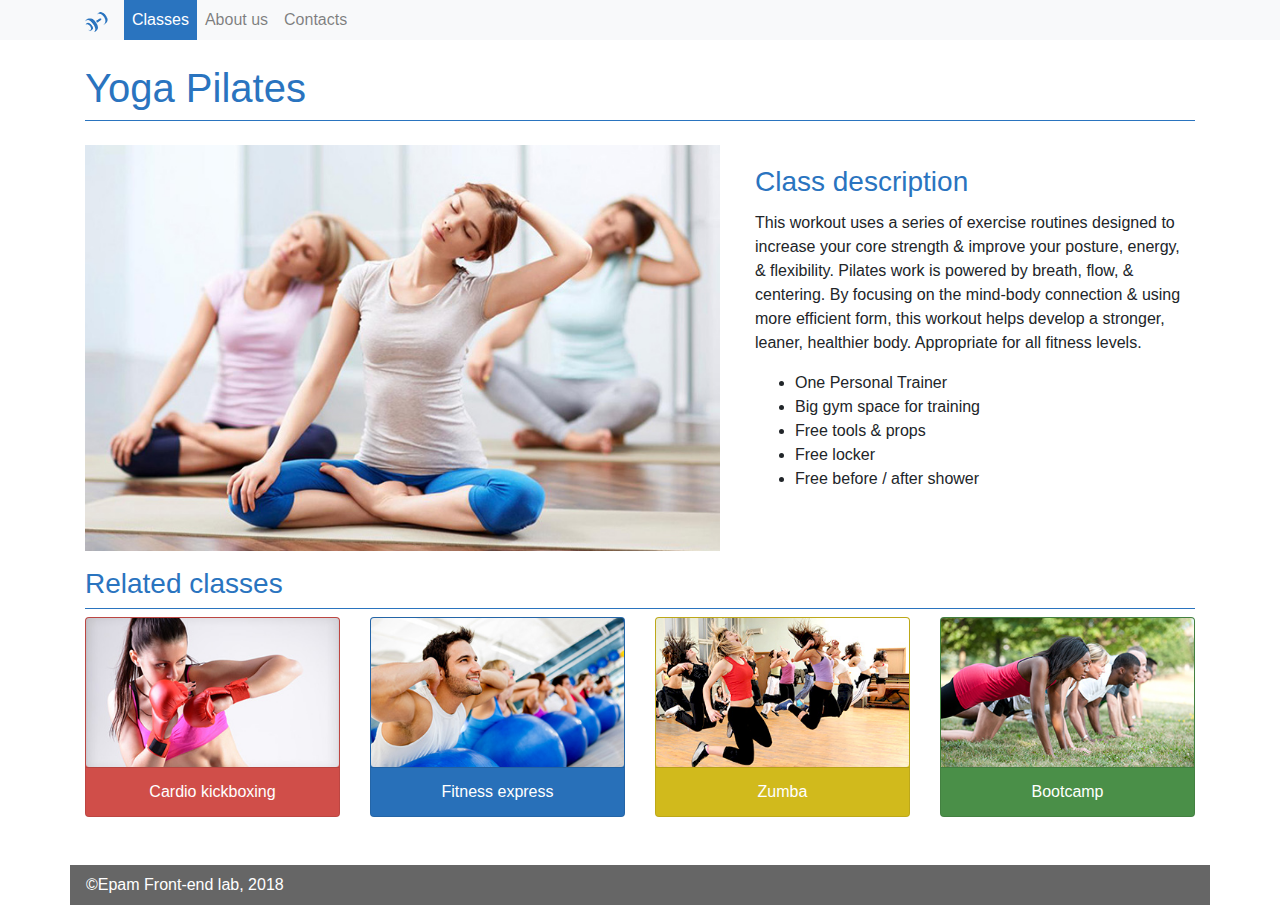
<file: Homework_01/index.html>
<!DOCTYPE html>
<html lang="en">
<head>
  <meta charset="UTF-8">
  <title>Yoga</title>

  <!--Styles-->
  <link rel="stylesheet" href="styles/bootstrap.min.css" type="text/css">
  <link rel="stylesheet/less" href="styles/styles.less" type="text/css">

  <!--Bootstrap,less,jquery,popper-->
  <script type="text/javascript" src="js/less.min.js"></script>
</head>
<body>
<header class="header">
  <nav class="navbar navbar-light bg-light pt-0 pb-0 navbar-expand-md">
    <div class="container">
      <a href="#" class="navbar-brand"><img src="img/logo.png" alt="Logo"></a>
      <button class="navbar-toggler" type="button" data-toggler="collapse" data-target="#navbarContent"
              aria-controls="navbarContent" aria-expanded="false" aria-label="Toggle navigation">
        <span class="navbar-toggler-icon"></span>
      </button>

      <div class="collapse navbar-collapse " id="navbarContent">
        <ul class="navbar-nav">
          <li class="nav-item is-active"><a href="#" class="nav-link">Classes</a></li>
          <li class="nav-item"><a href="#" class="nav-link">About us</a></li>
          <li class="nav-item"><a href="#" class="nav-link">Contacts</a></li>
        </ul>
      </div>
    </div>
  </nav>
</header>
<main class="main mt-4">
  <div class="container">
    <h1 class="text-primary border-bottom border-primary pb-2">Yoga Pilates</h1>

    <div class="card mb-3 mt-4 d-flex flex-lg-row border-0 ">
      <div class="row">
      <img class="card-img-top col-lg-7" src="img/yoga.jpg" alt="Card image cap">
      <div class="card-body col-lg-5">
        <h3 class="card-title text-primary text-nowrap">Class description</h3>
        <p class="card-text">This workout uses a series of exercise routines designed to increase your core strength &
          improve your posture, energy, & flexibility. Pilates work is powered by breath, flow, & centering. By focusing
          on the mind-body connection & using more efficient form, this workout helps develop a stronger, leaner,
          healthier body. Appropriate for all fitness levels.</p>
        <ul class="list">
          <li class="list-item">One Personal Trainer</li>
          <li class="list-item">Big gym space for training</li>
          <li class="list-item">Free tools & props</li>
          <li class="list-item">Free locker</li>
          <li class="list-item">Free before / after shower</li>
        </ul>
      </div>
      </div>
    </div>
  </div>
  <div class="container related-classes">
    <h3 class="text-primary border-bottom border-primary pb-2">Related classes</h3>

    <div class="row ">
      <div class="col-6 col-md-3">
        <div class="card bg-red">
          <img src="img/cardio-kickbox.jpg" alt="Cardio kickboxing" class="card-img">
          <span class="card-footer text-center text-white text-nowrap">Cardio kickboxing</span>
        </div>
      </div>
      <div class="col-6 col-md-3">
        <div class="card bg-blue">
          <img src="img/fitness.jpg" alt="Fitness express" class="card-img">
          <span class="card-footer text-center text-nowrap text-white">Fitness express</span>
        </div>
      </div>
      <div class="col-6 col-md-3 mt-2 mt-md-0">
        <div class="card bg-orange">
          <img src="img/zumba.jpg" alt="Zumba" class="card-img">
          <span class="card-footer text-center text-white">Zumba</span>
        </div>
      </div>
      <div class="col-6 col-md-3 mt-2 mt-md-0">
        <div class="card bg-green">
          <img src="img/bootcamp.jpg" alt="Bootcamp" class="card-img-top">
          <span class="card-footer text-center text-white">Bootcamp</span>
        </div>
      </div>
    </div>
  </div>
</main>
<footer class="footer mt-5">
  <div class="container h-100 p-2 bg-grey">
    <span class="pl-2 text-white">&copy;Epam Front-end lab, 2018</span>
  </div>
</footer>
<script type="text/javascript" src="js/bootstrap.min.js"></script>
<script type="text/javascript" src="js/jquery-3.3.1.min.js"></script>
<script type="text/javascript" src="js/popper-1.14.4.min.js"></script>
</body>
</html>
</file>
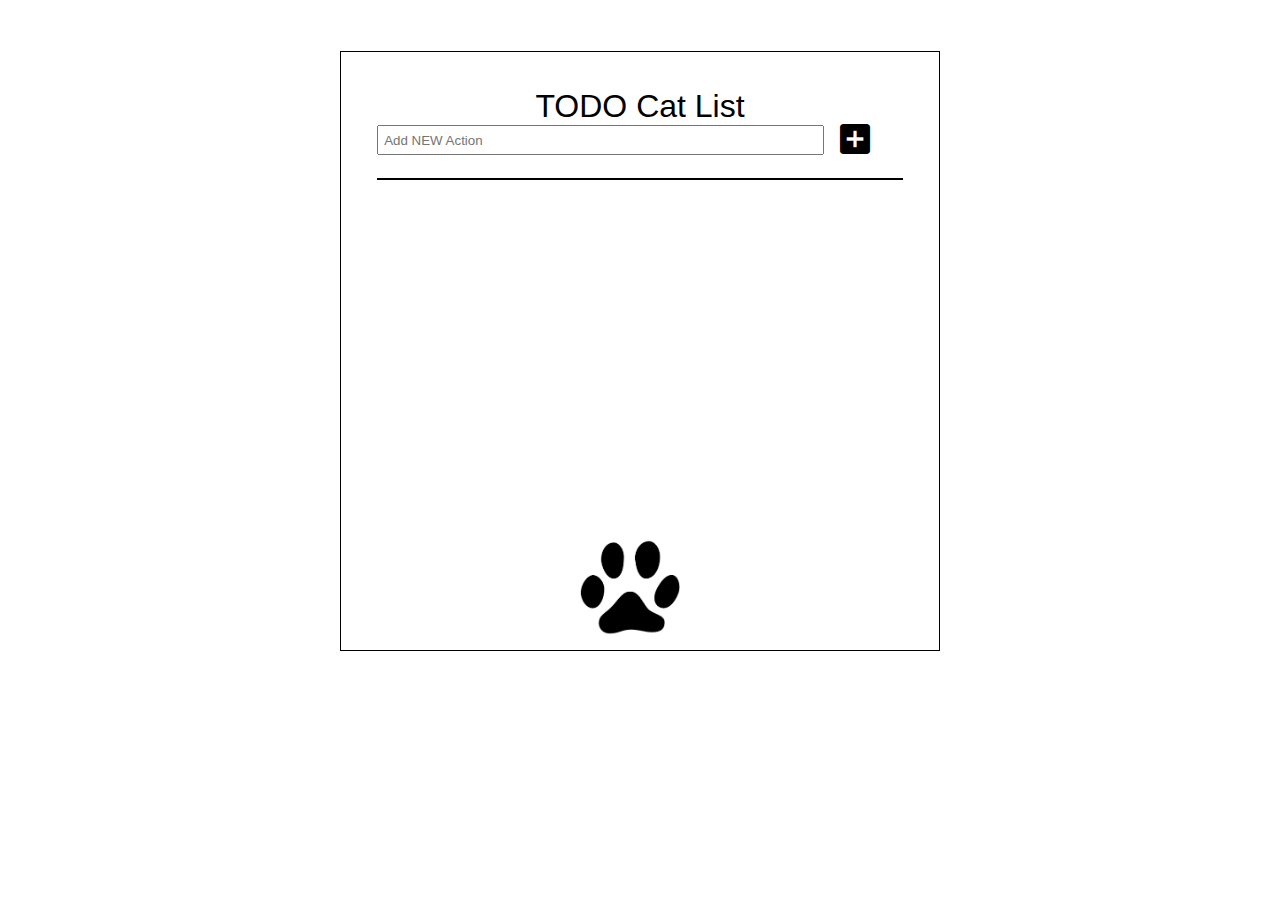
<file: FE_9_11_homework_dom/homework/index.html>
<!DOCTYPE html>
<html lang="en">
<head>
  <meta charset="UTF-8">
  <title>Homework 11 - TODO Cat List</title>
  <link rel="stylesheet" href="./assets/material-icons/material-icons.css">
  <link rel="stylesheet" href="./assets/styles.css">
</head>
<body>
  <div id="root"></div>
  <script src="./src/app.js"></script>
</body>
</html>
</file>
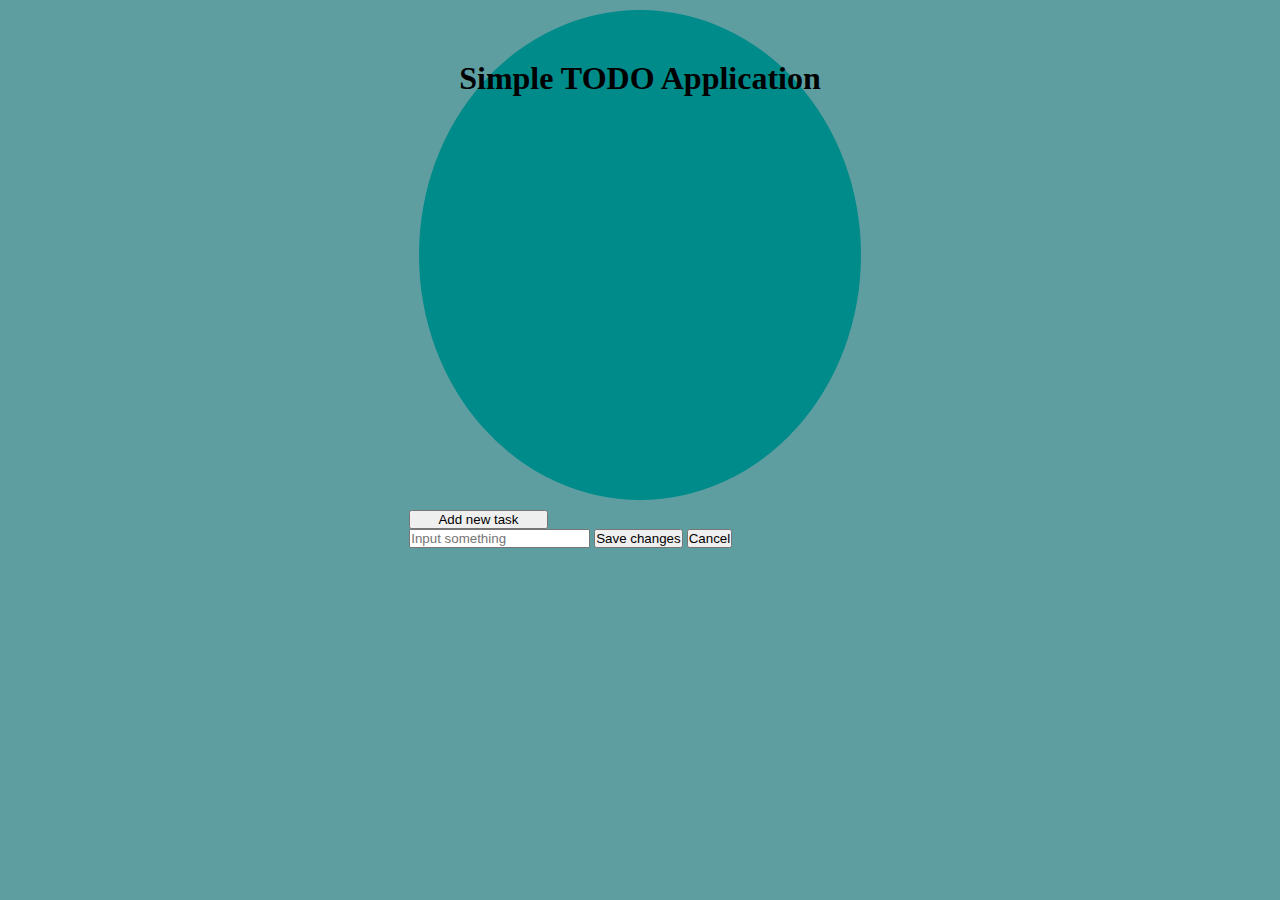
<file: FE_9_12_homework_bom/homework/index.html>
<!DOCTYPE html>
<html lang="en">
<head>
  <meta charset="UTF-8">
  <title>Homework 12 - Simple TODO List</title>
  <link rel="stylesheet" href="./assets/styles.css">
</head>
<body>
  <div id="root" class="container">
    <header>
      <h1 class="header-title">Simple TODO Application</h1>
    </header>
    <main>
      <div id="list">
        <button id="add-item" class="header-add-item">Add new task</button>
        <ul class="list-storage"></ul>
      </div>
      <div id="add-new-task" class="add-new-items">
        <form>
          <input type="text" id="add-new-text" class="add-new text" placeholder="Add new task">
          <input type="submit" id="add-new-submit" class="add-new submit" value="Save changes">
          <input type="reset" id="add-new-cancel" class="add-new cancel" value="Cancel">
        </form>
      </div>
      <div id="modify-items">
        <form>
          <input type="text" id="modify-text" placeholder="Input something">
          <input type="submit" id="modify-save" class="modify submit" value="Save changes">
          <input type="reset" id="modify-cancel" class="modify cancel" value="Cancel">
        </form>
      </div>
    </main>
  </div>

  <script src="./src/app.js"></script>
</body>
</html>
</file>
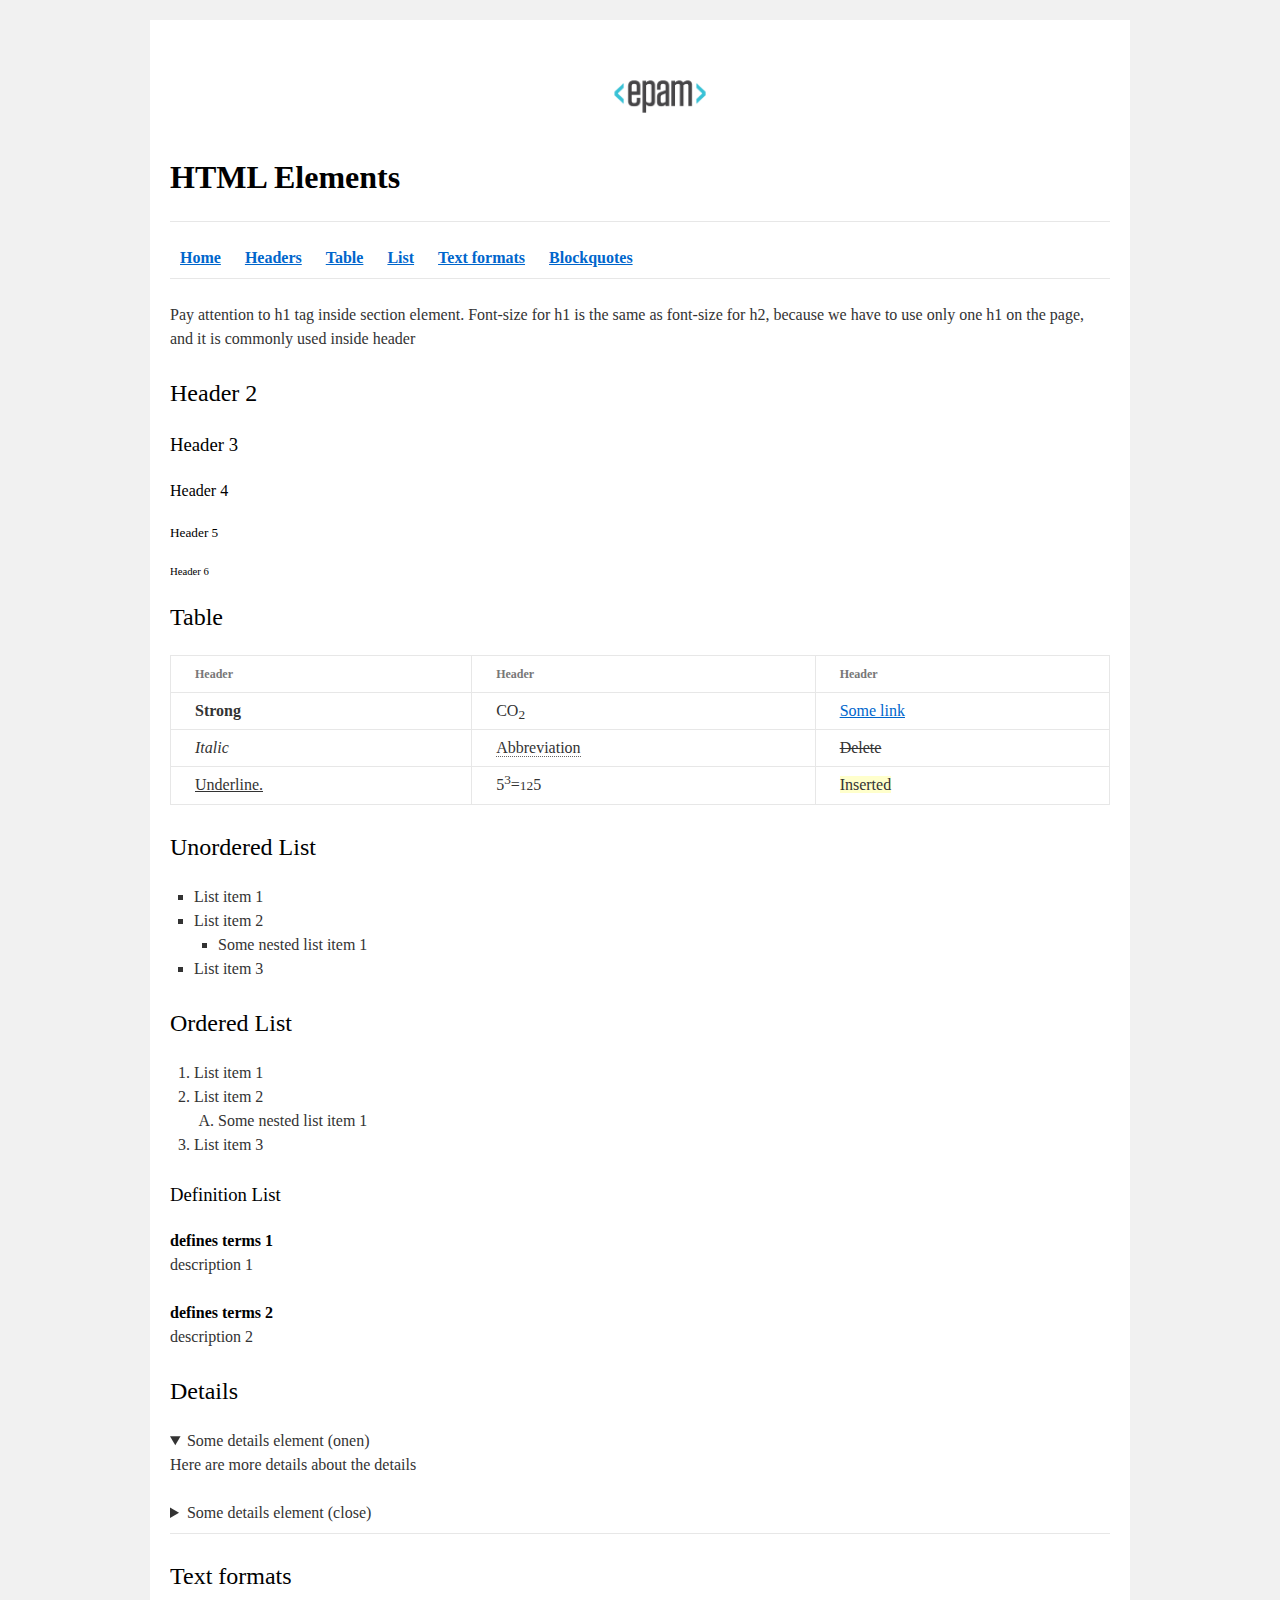
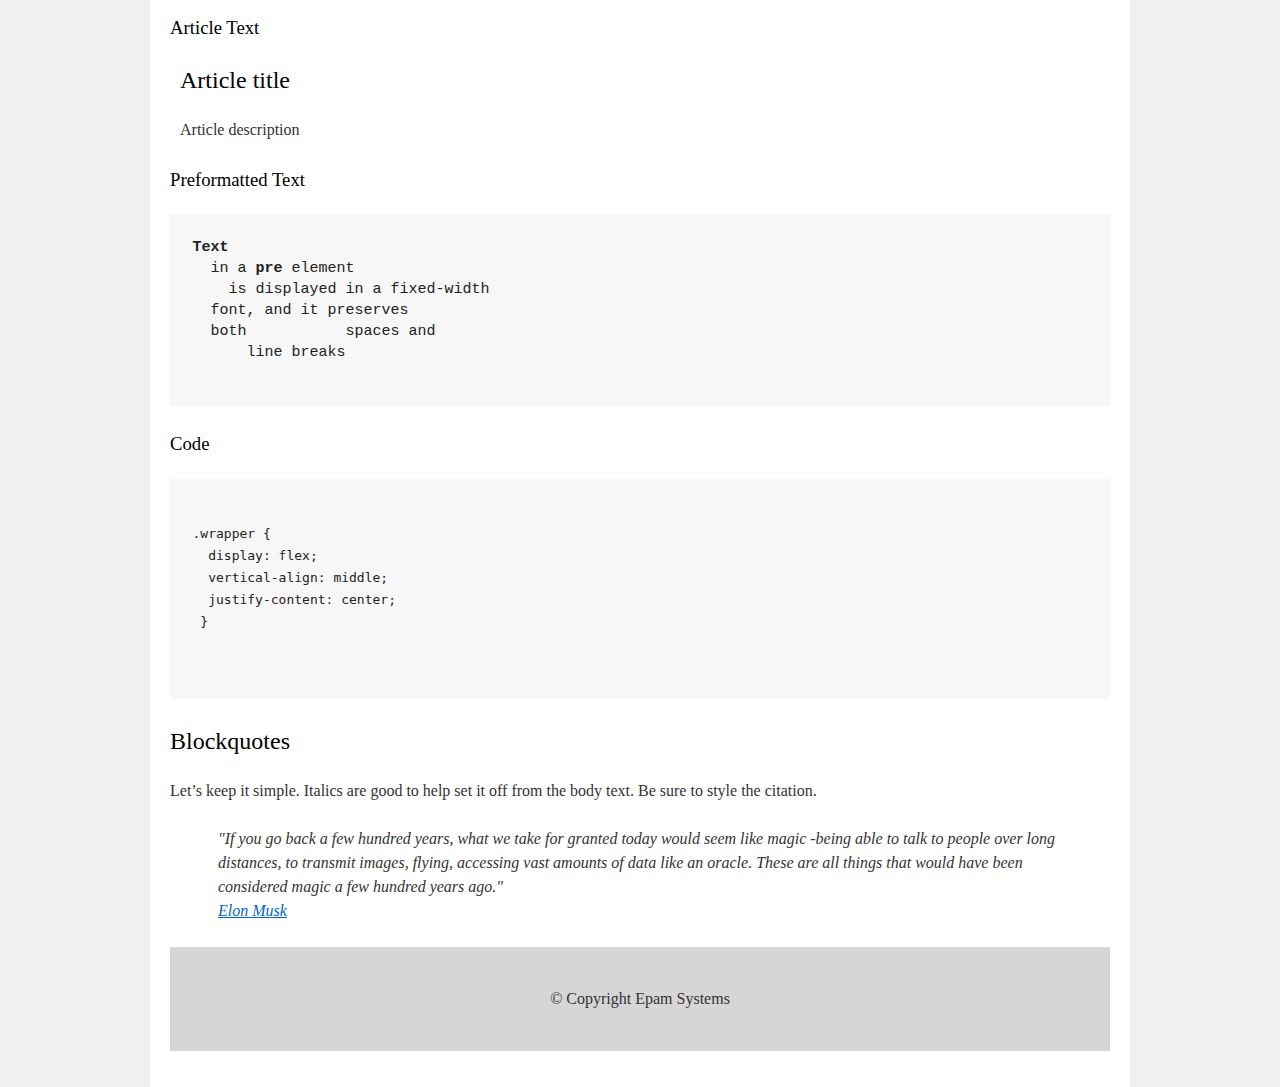
<file: FE_9_1_homework_html-basics/homework/index.html>
<!DOCTYPE html>
<html lang="en">

<head>
  <meta charset="utf-8">
  <title>HTML Basics</title>
  <link rel="stylesheet" href="style.css">
</head>

<body>
  <div id="wrapper">
    <div id="main">
      <div id="container">
        <div id="content" role="main">
            <header>
                <img src="logo.png" alt="Epam logo">
                <h1><b>HTML Elements</b></h1>
                <hr/>
                <nav id="nav">
                    <a href="#"><b>Home</b></a>
                    <a href="#headers"><b>Headers</b></a>
                    <a href="#table"><b>Table</b></a>
                    <a href="#list"><b>List</b></a>
                    <a href="#formats"><b>Text formats</b></a>
                    <a href="#blockquotes"><b>Blockquotes</b></a>
                </nav>
                <hr/>
            </header>
            <section id="context">
                <section id="headers">
                    <p>Pay attention to h1 tag inside section element. Font-size for h1 is the same as font-size for h2, because
                        we have to use only one h1 on the page, and it is commonly used inside header</p>
                    <h2>Header 2</h2>
                    <h3>Header 3</h3>
                    <h4>Header 4</h4>
                    <h5>Header 5</h5>
                    <h6>Header 6</h6>
                </section>
                <section id="table">
                    <h2>Table</h2>
                    <table>
                        <thead>
                            <tr>
                                <th>Header</th>
                                <th>Header</th>
                                <th>Header</th>
                            </tr>
                        </thead>
                        <tbody>
                            <tr>
                                <td>
                                    <strong>Strong</strong>
                                </td>
                                <td>
                                    CO<sub>2</sub>
                                </td>
                                <td>
                                    <a href="#">Some link</a>
                                </td>
                            </tr>
                            <tr>
                                <td>
                                    <i>Italic</i>
                                </td>
                                <td>
                                    <abbr>Abbreviation</abbr>
                                </td>
                                <td>
                                    <del>Delete</del>
                                </td>
                            </tr>
                            <tr>
                                <td>
                                    <u>Underline.</u>
                                </td>
                                <td>
                                    5<sup>3</sup>=<small>12</small>5
                                </td>
                                <td>
                                    <ins>Inserted</ins>
                                </td>
                            </tr>
                        </tbody>
                    </table>
                </section>
                <section id="list">
                    <h2>Unordered List</h2>
                    <ul>
                        <li>List item 1</li>
                        <li>
                            List item 2
                            <ul>
                                <li>Some nested list item 1</li>
                            </ul>
                        </li>
                        <li>List item 3</li>
                    </ul>
                    <h2>Ordered List</h2>
                    <ol>
                        <li>List item 1</li>
                        <li>
                            List item 2
                            <ol>
                                <li>Some nested list item 1</li>
                            </ol>
                        </li>
                        <li>List item 3</li>
                    </ol>
                    <h3>Definition List</h3>
                    <dl>
                        <dt>defines terms 1</dt>
                        <dd>description 1</dd>
                        <dt>defines terms 2</dt>
                        <dd>description 2</dd>
                    </dl>
                    <h2>Details</h2>
                    <details open>
                        <summary>Some details element (onen)</summary>
                        <p >Here are more details about the details</p>
                    </details>
                    <details>
                        <summary>Some details element (close)</summary>
                    </details>
                    <hr/>
                </section>
                <section id="formats">
                    <h2>Text formats</h2>
                    <h3>Article Text</h3>
                    <article>
                        <h2>Article title</h2>
                        <p>Article description</p>
                    </article>
                        <h3>Preformatted Text</h3>
<pre>
<b>Text</b>
  in a <b>pre</b> element
    is displayed in a fixed-width
  font, and it preserves
  both           spaces and
      line breaks

</pre>
                        <h3>Code</h3>
<pre>
<code>
.wrapper {
  display: flex;
  vertical-align: middle;
  justify-content: center;
 }

</code>
</pre>
                </section>
                <section id="blockquotes">
                    <h2>Blockquotes</h2>
                    <p>Let’s keep it simple. Italics are good to help set it off from the body text. Be sure to style
                        the citation.</p>
                    <blockquote>"If you go back a few hundred years, what we take for granted today would seem like magic
                        -being able to talk to people over long distances, to transmit images, flying, accessing vast
                        amounts of data like an oracle. These are all things that would have been considered magic a
                        few hundred years ago."
                        <p><a href="#">Elon Musk</a></p>
                    </blockquote>
                </section>
            </section>
            <footer>
                &copy; Copyright Epam Systems
            </footer>
          </div>
      </div>
    </div>
  </div>
</body>

</html>
</file>
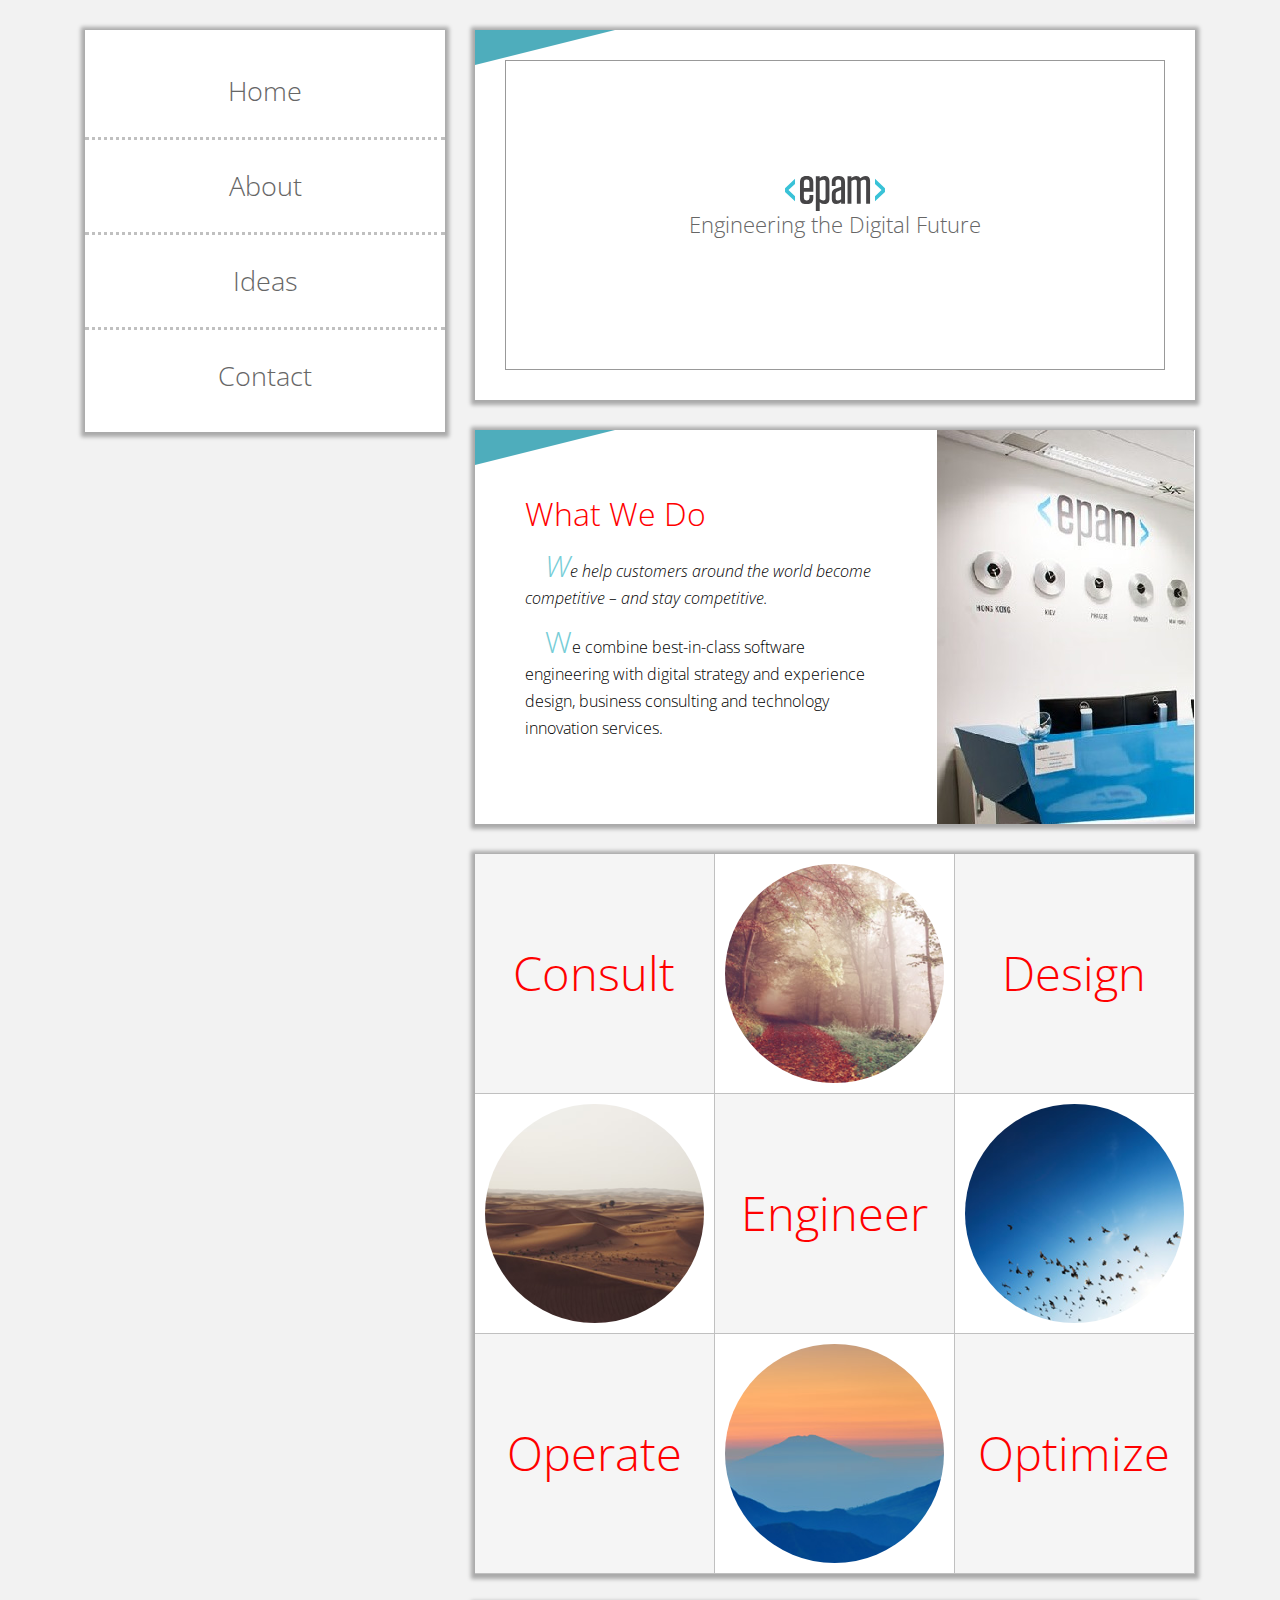
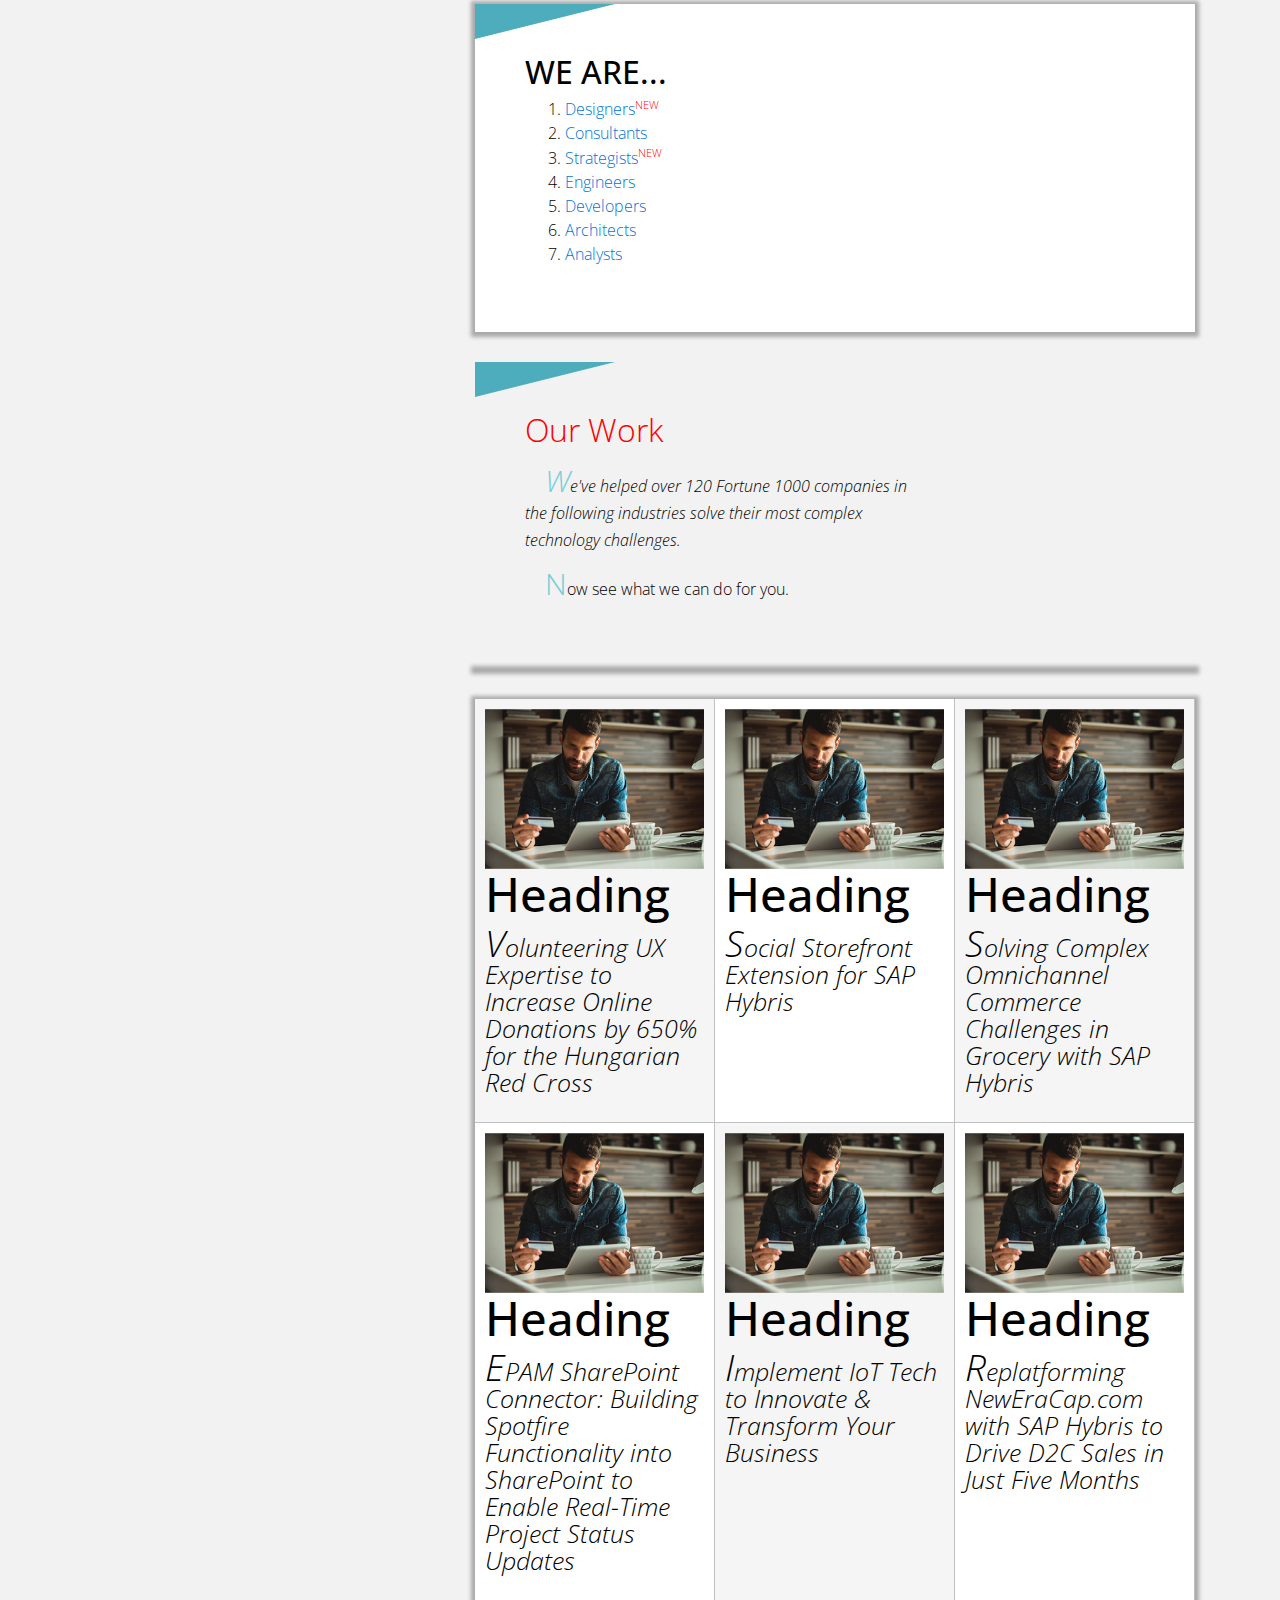
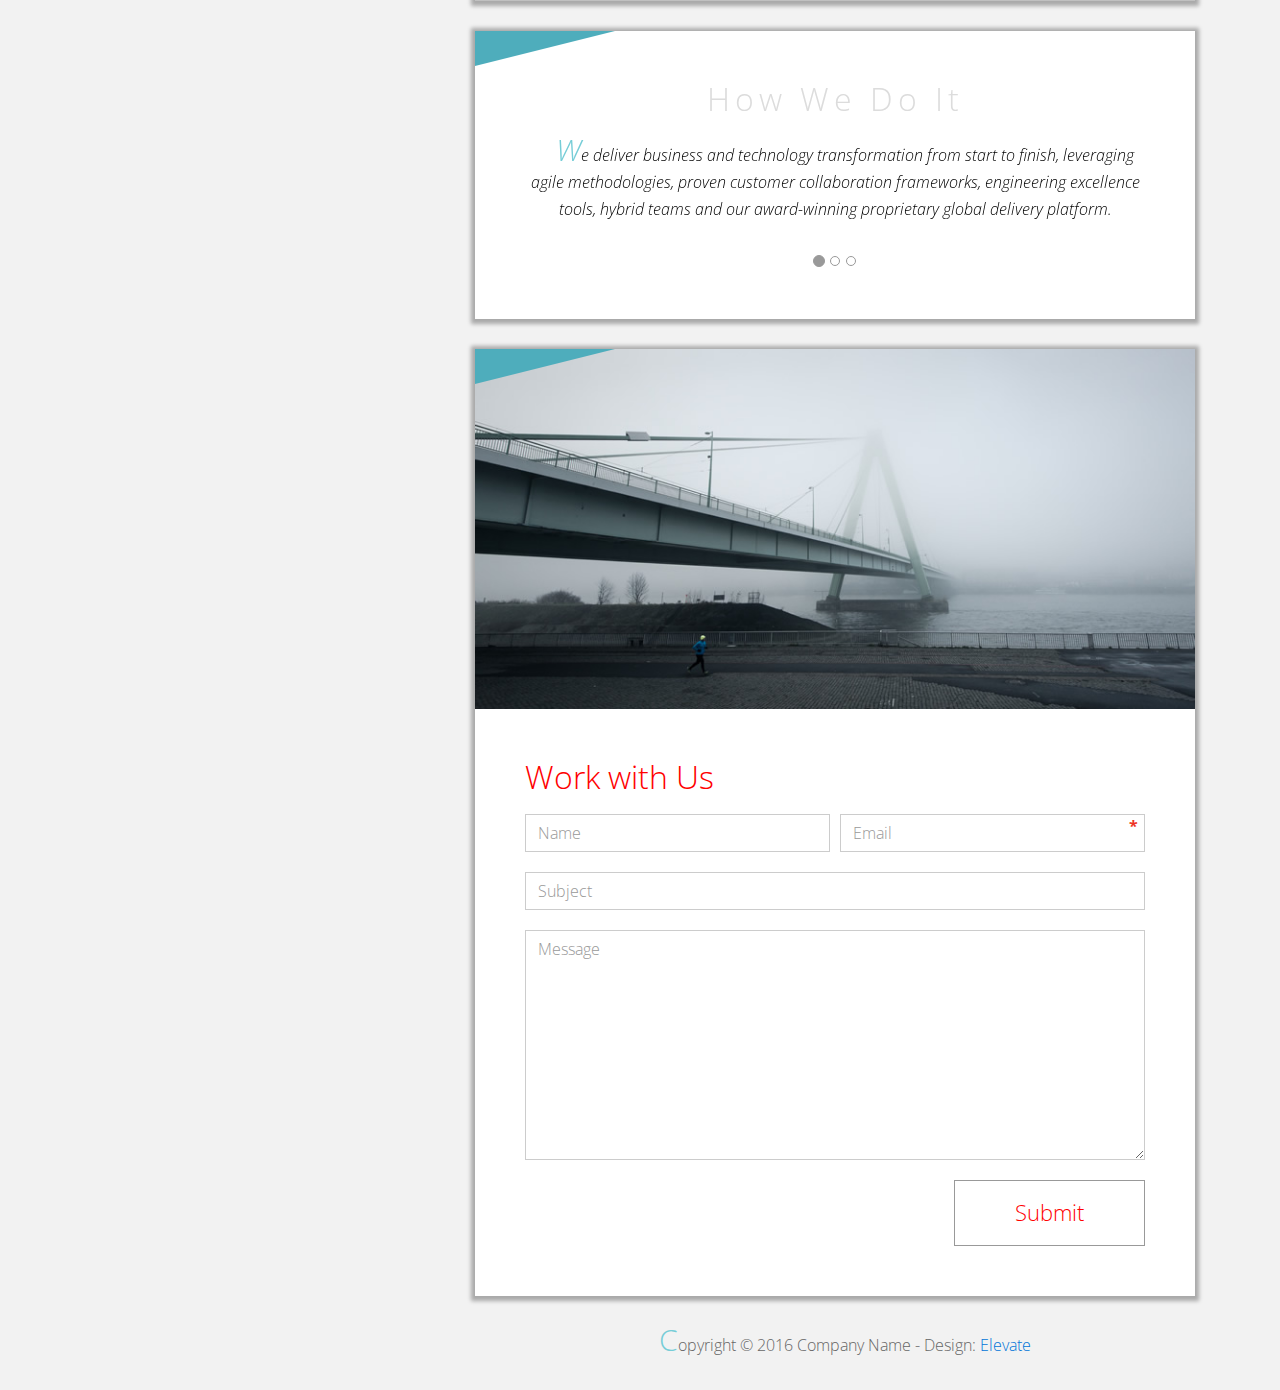
<file: FE_9_2_homework_css-basics/homework/index.html>
<!DOCTYPE html>
<html lang="en">
<head>
  <meta charset="utf-8">
  <meta http-equiv="X-UA-Compatible" content="IE=edge">
  <meta name="viewport" content="width=device-width, initial-scale=1">

  <title>CSS Basic HW</title>



  <!-- load stylesheets -->
  <link rel="stylesheet" href="http://fonts.googleapis.com/css?family=Open+Sans:300,400">
  <!-- Google web font "Open Sans" -->
  <link rel="stylesheet" href="css/bootstrap.min.css">
  <!-- Bootstrap style -->
  <link rel="stylesheet" href="css/general.css">
  <link rel="stylesheet" href="css/style.css">
  <!-- Templatemo style -->
</head>

<body>
<div class="container">

  <div class="tm-sidebar">
    <nav class="tm-main-nav">
      <ul>
        <li class="tm-nav-item"><a href="#home" class="tm-nav-item-link">Home</a></li>
        <li class="tm-nav-item"><a href="#about" class="tm-nav-item-link">About</a></li>
        <li class="tm-nav-item"><a href="#ideas" class="tm-nav-item-link">Ideas</a></li>
        <li class="tm-nav-item"><a href="#contact" class="tm-nav-item-link">Contact</a></li>
      </ul>
    </nav>
  </div>

  <div class="tm-main-content">

    <div id="home" class="tm-content-box margin-b-10">
      <div class="tm-banner">
        <div class="tm-banner-inner">
          <img src="img/EPAM_logo.svg" width="100" alt="">
          <p class="tm-banner-text">Engineering the Digital Future</p>
        </div>
      </div>
    </div>

    <section>
      <div class="tm-content-box flex-2-col">

        <div class="pad flex-item tm-team-description-container">
          <h2 class="tm-section-title">What We Do</h2>
          <p class="tm-section-description">We help customers around the world become competitive – and stay competitive.</p>
          <p class="tm-section-description"> We combine best-in-class software engineering with digital strategy and experience design, business consulting and technology innovation services.</p>
        </div>
        <div class="flex-item">
          <img src="img/image.jpg" alt="">
        </div>
        

      </div>
      <div id="about" class="tm-content-box">

        <ul class="boxes gallery-container">
          <li class="box box-bg">
            <h2 class="tm-section-title tm-section-title-box tm-box-bg-title">Consult</h2>
          </li>
          <li class="box">
            <a href="img/idea-large-01.jpg"><img src="img/idea-01.jpg" alt="Image"
                                                 class="img-fluid thumbnail"></a>
          </li>
          <li class="box box-bg">
            <h2 class="tm-section-title tm-section-title-box tm-box-bg-title">Design</h2>
          </li>
          <li class="box">
            <a href="img/idea-large-02.jpg"><img src="img/idea-02.jpg" alt="Image"
                                                 class="img-fluid thumbnail"></a>
          </li>
          <li class="box box-bg">
            <h2 class="tm-section-title tm-section-title-box tm-box-bg-title">Engineer</h2>
          </li>
          <li class="box">
            <a href="img/idea-large-03.jpg"><img src="img/idea-03.jpg" alt="Image"
                                                 class="img-fluid thumbnail"></a>
          </li>
          <li class="box box-bg">
            <h2 class="tm-section-title tm-section-title-box tm-box-bg-title">Operate</h2>
          </li>
          <li class="box">
            <a href="img/idea-large-04.jpg"><img src="img/idea-04.jpg" alt="Image"
                                                 class="img-fluid thumbnail"></a>
          </li>
          <li class="box box-bg">
            <h2 class="tm-section-title tm-section-title-box tm-box-bg-title">Optimize</h2>
          </li>
        </ul>

      </div>

    </section>

    <!-- slider -->
    <section class="heading tm-content-box">
      <div class="pad">
        <h2> WE ARE...</h2>
        <ol>
          <li><a href="index.html" class="text">Designers</a></li>
          <li><a href="index.html">Consultants</a></li>
          <li><a href="#" class="text">Strategists</a></li>
          <li><a href="#">Engineers</a></li>
          <li><a href="#">Developers</a></li>
          <li><a href="#">Architects</a></li>
          <li><a href="#">Analysts</a></li>
        </ol>
      </div>
    </section>

    <section class="blocks">
       <div class="pad flex-item tm-team-description-container">
          <h2 class="tm-section-title">Our Work</h2>
          <p class="tm-section-description">We've helped over 120 Fortune 1000 companies in the following industries solve their most complex technology challenges. </p>
          <p class="tm-section-description"> Now see what we can do for you.</p>
        </div>
      <div class="tm-content-box flex-2-col">
      </div>
      <div  class="tm-content-box">
        <ul class="boxes gallery-container">
          <li class="box">
            <img src="img/image-1.jpg" alt="Image" class="img-fluid">
            <div>
              <h2>Heading</h2>
              <p>Volunteering UX Expertise to Increase Online Donations by 650% for the Hungarian Red Cross</p>
            </div>
          </li>
          <li class="box">
            <img src="img/image-1.jpg" alt="Image" class="img-fluid">
            <div>
              <h2>Heading</h2>
              <p>Social Storefront Extension for SAP Hybris</p>
            </div>
          </li>
          <li class="box">
            <img src="img/image-1.jpg" alt="Image" class="img-fluid">
            <div>
              <h2>Heading</h2>
              <p>Solving Complex Omnichannel Commerce Challenges in Grocery with SAP Hybris</p>
            </div>
          </li>
          <li class="box">
            <img src="img/image-1.jpg" alt="Image" class="img-fluid">
            <div>
              <h2>Heading</h2>
              <p>EPAM SharePoint Connector: Building Spotfire Functionality into SharePoint to Enable Real-Time Project Status Updates</p>
            </div>
          </li>
          <li class="box">
            <img src="img/image-1.jpg" alt="Image" class="img-fluid">
            <div>
              <h2>Heading</h2>
              <p>Implement IoT Tech to Innovate &amp; Transform Your Business</p>
            </div>
          </li>
          <li class="box">
            <img src="img/image-1.jpg" alt="Image" class="img-fluid">
            <div>
              <h2>Heading</h2>
              <p>Replatforming NewEraCap.com with SAP Hybris to Drive D2C Sales in Just Five Months</p>
            </div>
          </li>
        </ul>

      </div>
    </section>

    <section id="ideas">
      <div id="tmCarousel" class="carousel slide tm-content-box" data-ride="carousel">

        <ol class="carousel-indicators">
          <li data-target="#tmCarousel" data-slide-to="0" class="active"></li>
          <li data-target="#tmCarousel" data-slide-to="1" class=""></li>
          <li data-target="#tmCarousel" data-slide-to="2" class=""></li>
        </ol>

        <div class="carousel-inner" role="listbox">

          <div class="carousel-item active">
            <div class="carousel-content">
              <div class="flex-item">
                <h2 class="tm-section-title">How We Do It</h2>
                <p class="tm-section-description carousel-description">We deliver business and technology transformation from start to finish, leveraging agile methodologies, proven customer collaboration frameworks, engineering excellence tools, hybrid teams and our award-winning proprietary global delivery platform.</p>
              </div>
            </div>
          </div>

          <div class="carousel-item">
            <div class="carousel-content">
              <div class="flex-item">
                <h2 class="tm-section-title">Our Clients</h2>
                <p class="tm-section-description carousel-description">Lorem ipsum dolor sit amet,
                  consectetur adipiscing elit. Quisque vel nisi pharetra nibh varius pharetra ac
                  sagittis nisi. Etiam pharetra vestibulum hendrerit. Pellentesque interdum metus
                  sed massa rutrum.</p>
              </div>
            </div>
          </div>

          <div class="carousel-item">
            <div class="carousel-content">
              <div class="flex-item">
                <h2 class="tm-section-title">Our Projects</h2>
                <p class="tm-section-description carousel-description">Donec ex libero, fringilla
                  vitae purus sit amet, rhoncus pharetra lorem. Pellentesque id sem id lacus
                  ultricies vehicula. Aliquam rutrum mi non. Pellentesque interdum metus sed massa
                  rutrum.</p>
              </div>
            </div>
          </div>

        </div>

      </div>
    </section>

    <section class="tm-content-box">
      <img src="img/contact.jpg" alt="Contact image" class="img-fluid">

      <div id="contact" class="pad">
        <h2 class="tm-section-title">Work with Us</h2>
        <form action="#contact" method="get" class="contact-form">

          <div class="form-group col-xs-12 col-sm-12 col-md-6 col-lg-6 form-group-2-col-left">
            <input type="text" id="contact_name" name="contact_name" class="form-control"
                   placeholder="Name" required/>
          </div>
          <div class="form-group col-xs-12 col-sm-12 col-md-6 col-lg-6 form-group-2-col-right mandatory-field">
            <input type="email" id="contact_email" name="contact_email" class="form-control"
                   placeholder="Email" required/>
          </div>
          <div class="form-group">
            <input type="text" id="contact_subject" name="contact_subject" class="form-control"
                   placeholder="Subject" required/>
          </div>
          <div class="form-group">
            <textarea id="contact_message" name="contact_message" class="form-control" rows="9"
                      placeholder="Message" required></textarea>
          </div>

          <button type="submit" class="btn btn-primary submit-btn">Submit</button>

        </form>
      </div>
    </section>

    <footer class="tm-footer">
      <p class="text-xs-center">Copyright &copy; 2016 Company Name

        - Design: <a rel="nofollow" href="http://www.templatemo.com/tm-481-elevate"
                     target="_parent">Elevate</a></p>
    </footer>

  </div>

</div>

</body>
</html>
</file>
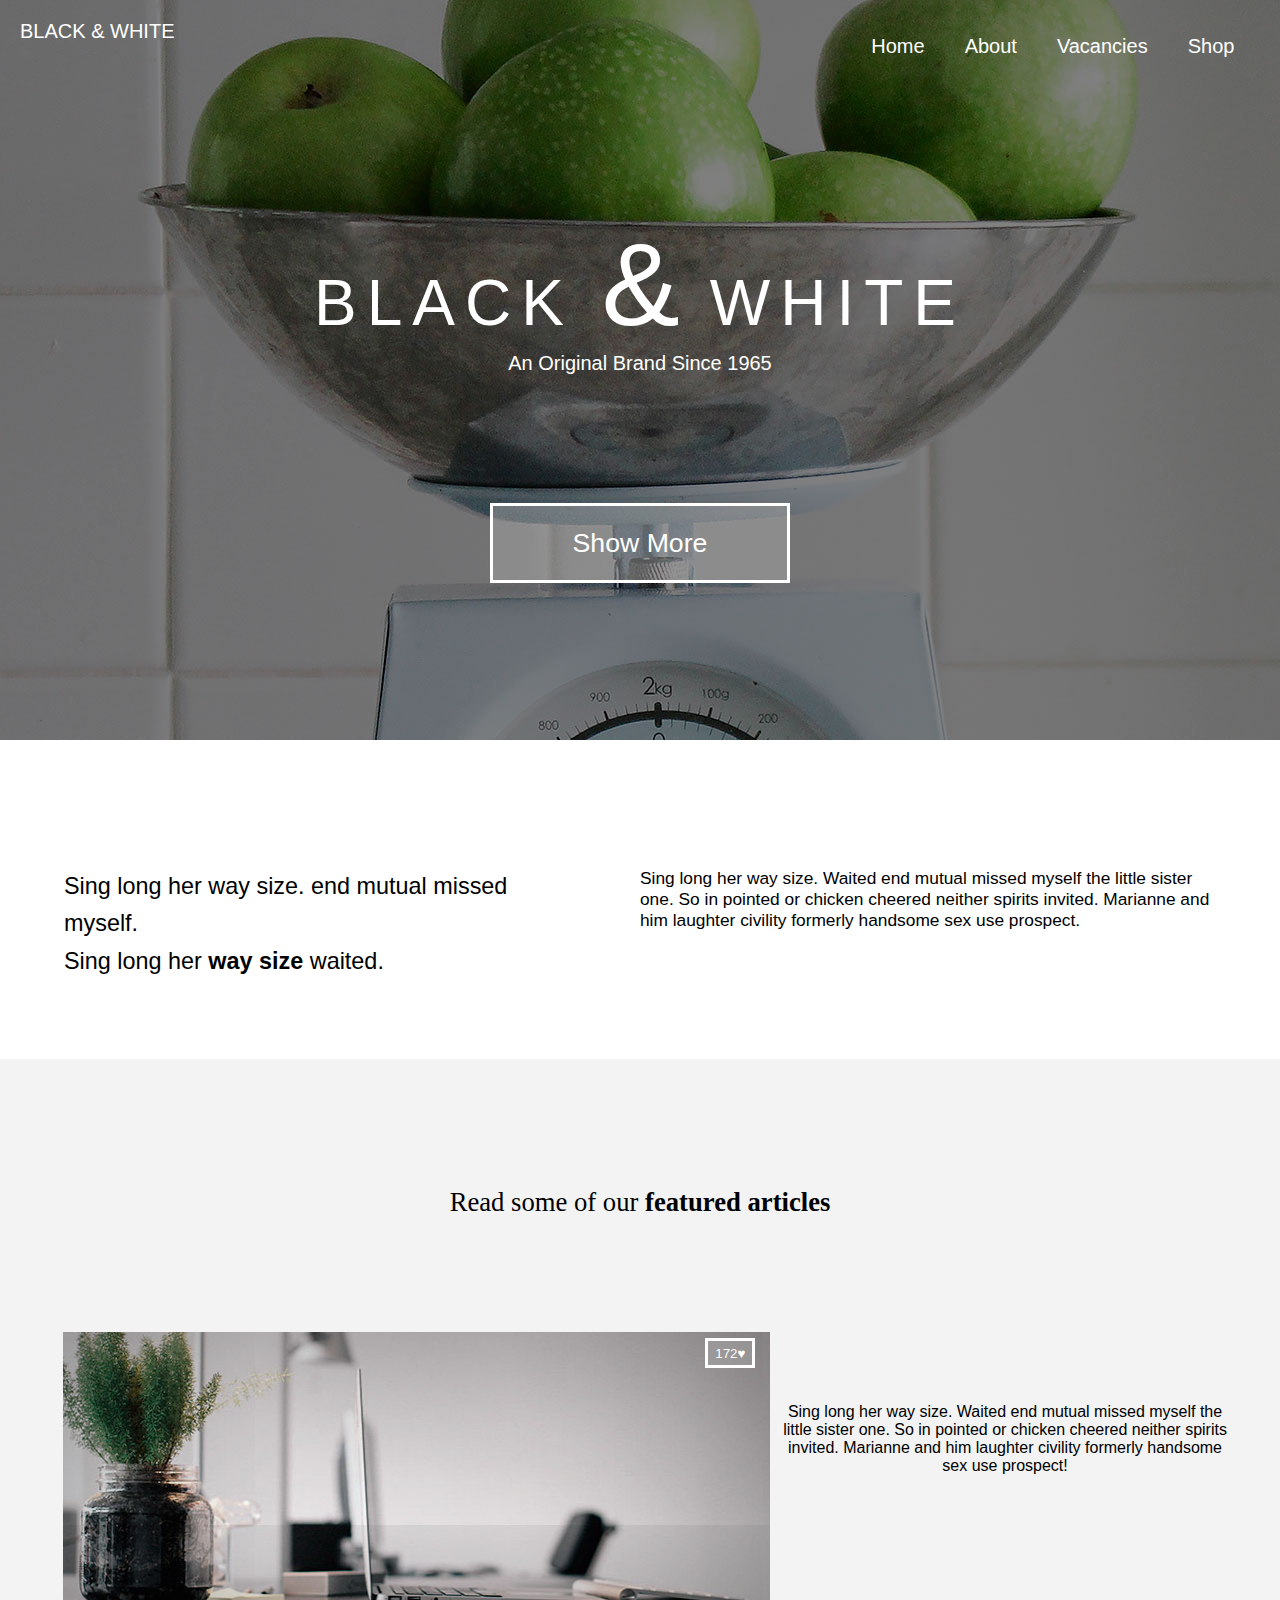
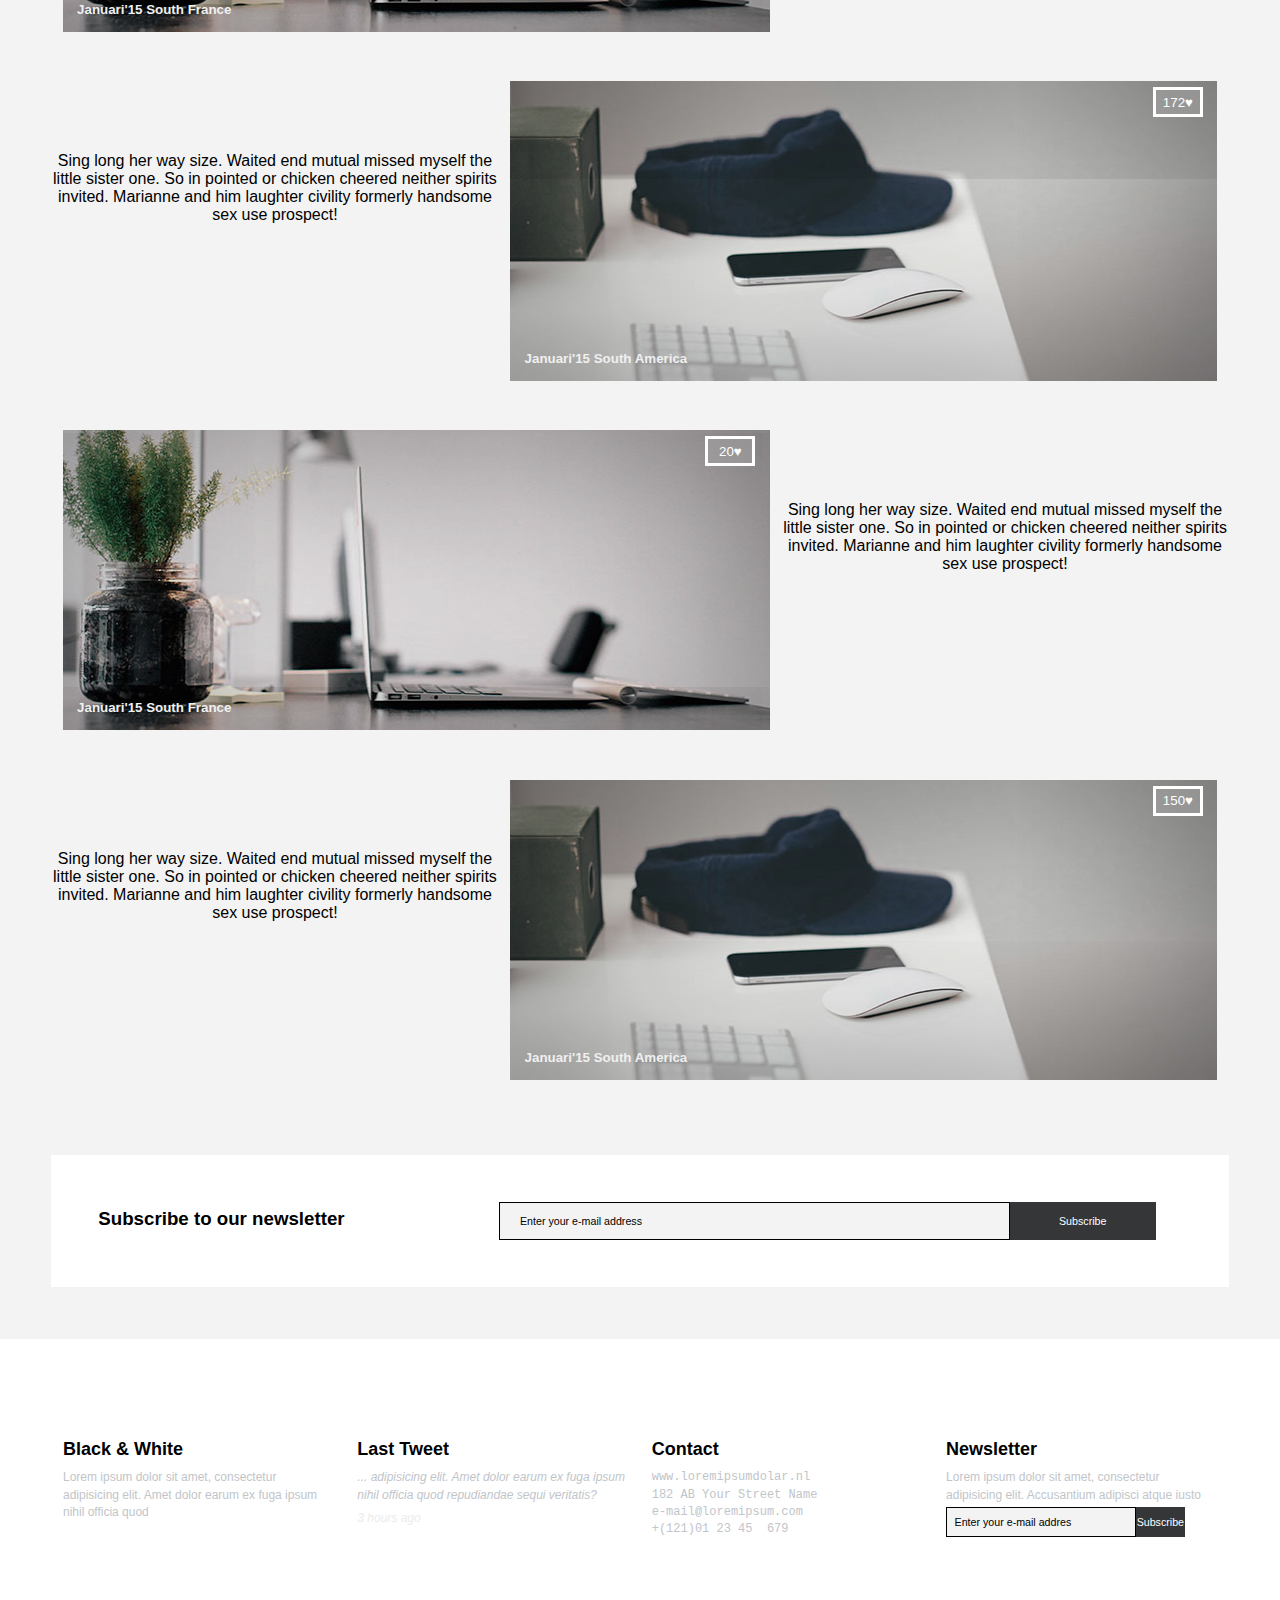
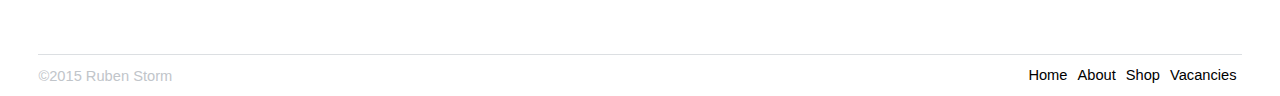
<file: FE_9_4_homework_css-layouts/homework/index.html>
<!DOCTYPE html>
<html lang="en">
<head>
  <meta charset="UTF-8">
  <meta name="viewport" content="width=device-width, initial-scale=1.0">
  <meta http-equiv="X-UA-Compatible" content="ie=edge">
  <title>CSS Layouts</title>
  <link rel="stylesheet" href="css/style.css">
  <link rel="stylesheet" href="https://fonts.googleapis.com/css?family=Open+Sans">
</head>
<body>
  <div class="main-wrapper">
    <header>
      <nav>
        <div class="nav-wrapper">
          <a href="#" class="nav-logo">Black &amp; White</a>
          <ul>
            <li><a href="#">Home</a></li>
            <li><a href="#about">About</a></li>
            <li><a href="#vacancies">Vacancies</a></li>
            <li><a href="#shop">Shop</a></li>
          </ul>
        </div>
      </nav>
      <div class="head-image-title">
        <h1>Black <span class="title sign">&amp;</span>White</h1>
        <p>An original brand since 1965
          <br>
          <button class="show">Show more</button>
        </p>
      </div>
    </header>
    <main>
      <article id="shop" class="general-info">
        <div class="head-general-info">
          <h3 class="head-general-info-first">Sing long her way size. end mutual missed myself.</h3>
          <h3 class="head-general-info-second">Sing long her <b>way size</b> waited.</h3>
        </div>
        <p>Sing long her way size. Waited end mutual missed myself the little sister one. So in pointed or chicken cheered
          neither spirits invited. Marianne and him laughter civility formerly handsome sex use prospect.</p>
      </article>
      <article class="featured-articles">
        <h2 class="featured-header" id="vacancies">Read some of our <b>featured articles</b></h2>
        <section class="photo-article-1">
          <div class="photo-content-France">
            <h4 class="photo-content-description">Januari'15 <b>South France</b></h4>
            <button class="photo-content-button">172&hearts;</button>
          </div>
          <p class="article-photo-description">Sing long her way size. Waited end mutual missed myself the little sister one. So in pointed or chicken cheered
            neither spirits invited. Marianne and him laughter civility formerly handsome sex use prospect!</p>
        </section>
        <section class="photo-article-2">
          <div class="photo-content-America">
            <h4 class="photo-content-description">Januari'15 <b>South America</b></h4>
            <button class="photo-content-button">172&hearts;</button>
          </div>
          <p class="article-photo-description">Sing long her way size. Waited end mutual missed myself the little sister one. So in pointed or chicken cheered
            neither spirits invited. Marianne and him laughter civility formerly handsome sex use prospect!</p>
        </section>
        <section class="photo-article-3">
          <div class="photo-content-France">
            <h4 class="photo-content-description">Januari'15 <b>South France</b></h4>
            <button class="photo-content-button">20&hearts;</button>
          </div>
          <p class="article-photo-description">Sing long her way size. Waited end mutual missed myself the little sister one. So in pointed or chicken cheered
            neither spirits invited. Marianne and him laughter civility formerly handsome sex use prospect!</p>
        </section>
        <section class="photo-article-4">
          <div class="photo-content-America">
            <h4 class="photo-content-description">Januari'15 <b>South America</b></h4>
            <button class="photo-content-button">150&hearts;</button>
          </div>
          <p class="article-photo-description">Sing long her way size. Waited end mutual missed myself the little sister one. So in pointed or chicken cheered
            neither spirits invited. Marianne and him laughter civility formerly handsome sex use prospect!</p>
        </section>
        <section class="subscribe-newsletter">
          <h3 class="subscribe-head">Subscribe to our <b>newsletter</b></h3>
          <form class="subscribe-form">
            <input type="email" class="subscribe-email" placeholder="Enter your e-mail address">
            <input type="submit" class="subscribe-submit" value="Subscribe">
          </form>
        </section>
      </article>
      <article class="about-info" id="about">
        <div class="foot-info black-white">
          <h2>Black &amp; White</h2>
          <p>
            Lorem ipsum dolor sit amet, consectetur adipisicing elit. Amet dolor earum ex fuga ipsum nihil officia quod
          </p>
        </div>
        <div class="foot-info last-tweet">
          <h2>Last Tweet</h2>
          <p>... adipisicing elit. Amet dolor earum ex fuga ipsum nihil officia quod
            repudiandae sequi veritatis?
          </p>
          <p class="time-tweet">
            3 hours ago
          </p>
        </div>
        <div class="foot-info contact">
          <h2>Contact</h2>
<pre class="contact-address">www.loremipsumdolar.nl
182 AB Your Street Name
e-mail@loremipsum.com
+(121)01 23 45  679</pre>
        </div>
        <div class="foot-info newsletter">
          <h2>Newsletter</h2>
          <p>Lorem ipsum dolor sit amet, consectetur adipisicing elit. Accusantium adipisci atque iusto </p>
          <form class="subscribe-form">
            <input class="subscribe-email" type="email" placeholder="Enter your e-mail addres">
            <input class="subscribe-submit" type="submit" value="Subscribe">
          </form>
        </div>
      </article>
    </main>
    <footer>
      <p class="maintain">&copy;2015 Ruben Storm</p>
      <div class="foot-nav-wrapper">
        <nav>
          <ul>
            <li><a href="#">Home</a></li>
            <li><a href="#about">About</a></li>
            <li><a href="#shop">Shop</a></li>
            <li><a href="#vacancies">Vacancies</a></li>
          </ul>
        </nav>
      </div>
    </footer>
  </div>
</body>
</html>
</file>
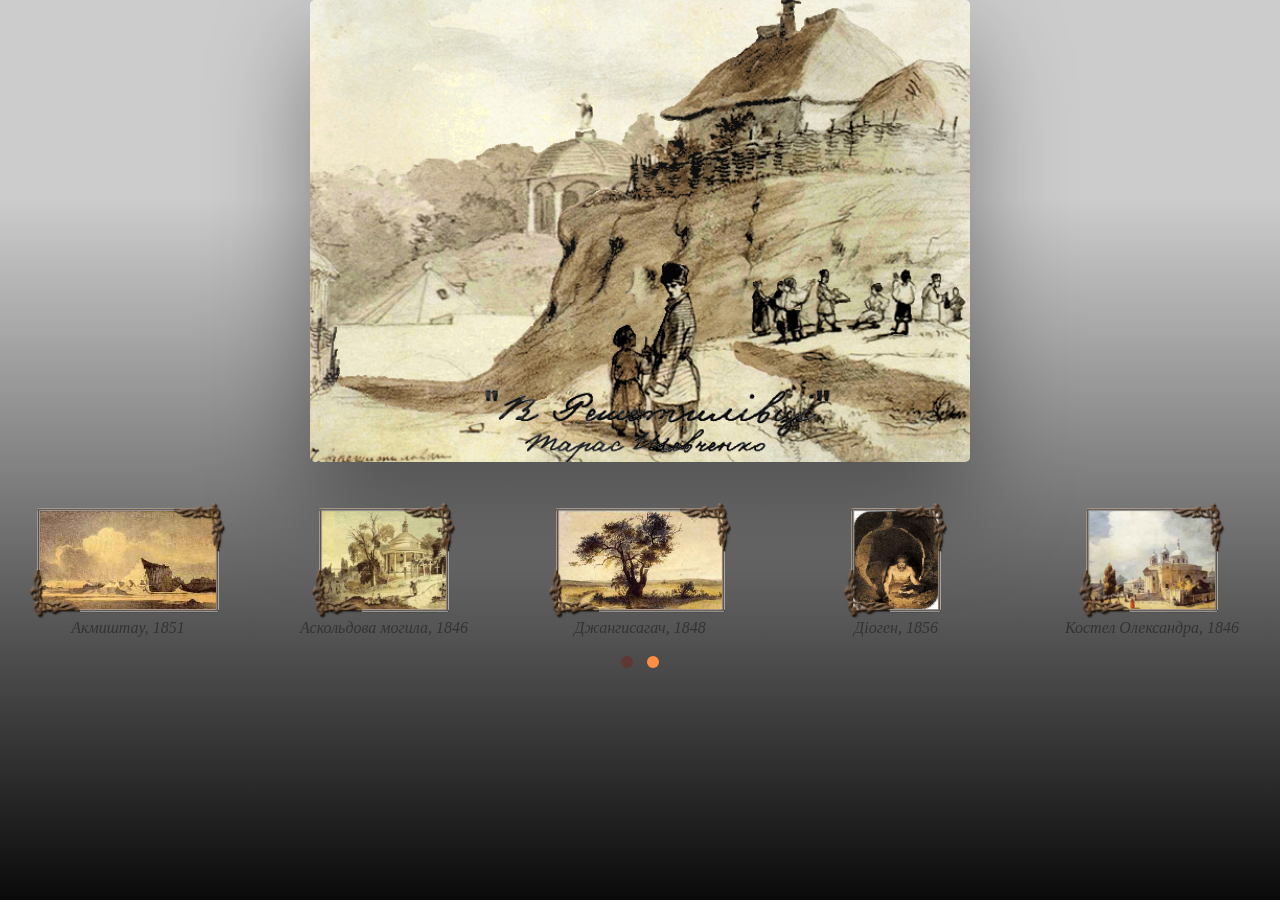
<file: FL_9_2_homework_css-optimization/homework/index.html>
<!doctype html>
<html lang="en">
<head>
  <meta charset="utf-8">
  <title>Optimization. Epam Lab</title>
  <link rel="stylesheet" href="css/main.css">
</head>
<body>
<figure class="poster-wrapper">
  <div data-offset="5" class="poster">
    <div class="shine"></div>
    <div data-offset="-10" class="layer-1"></div>
    <div class="layer-2"></div>
    <div data-offset="2" class="layer-3"></div>
    <div data-offset="5" class="layer-4"></div>
    <div data-offset="10" class="layer-5"></div>
  </div>
</figure>

<div id="owl-demo" class="owl-carousel">
  <a href="#">
    <figure>
      <img src="pics/akmyshtay.jpg" alt="Акмиштау, 1851">
      <figcaption>Акмиштау, 1851</figcaption>
    </figure>
  </a>
  <a href="#">
    <figure>
      <img src="pics/askoldova-mogyla.jpg" alt="Аскольдова могила, 1846">
      <figcaption>Аскольдова могила, 1846</figcaption>
    </figure>
  </a>
  <a href="#">
    <figure>
      <img src="pics/dgangysagach.jpg" alt="Джангисагач, 1848">
      <figcaption>Джангисагач, 1848</figcaption>
    </figure>
  </a>
  <a href="#">
    <figure>
      <img src="pics/diogen.jpg" alt="Діоген, 1856">
      <figcaption>Діоген, 1856</figcaption>
    </figure>
  </a>
  <a href="#">
    <figure>
      <img src="pics/kostel-oleksandra.jpg" alt="Костел Олександра, 1846">
      <figcaption>Костел Олександра, 1846</figcaption>
    </figure>
  </a>
  <a href="#">
    <figure>
      <img src="pics/kyrgyzenya.jpg" alt="Киргизеня, 1856">
      <figcaption>Киргизеня, 1856</figcaption>
    </figure>
  </a>
  <a href="#">
    <figure>
      <img src="pics/tsygan.jpg" alt="Циган, 1851">
      <figcaption>Циган, 1851</figcaption>
    </figure>
  </a>
  <a href="#">
    <figure>
      <img src="pics/znahar.jpg" alt="Знахар, 1841">
      <figcaption>Знахар, 1841</figcaption>
    </figure>
  </a>
</div>

<script src='http://cdnjs.cloudflare.com/ajax/libs/jquery/2.1.3/jquery.min.js'></script>
<script src="js/main.js"></script>
</body>
</html>
</file>
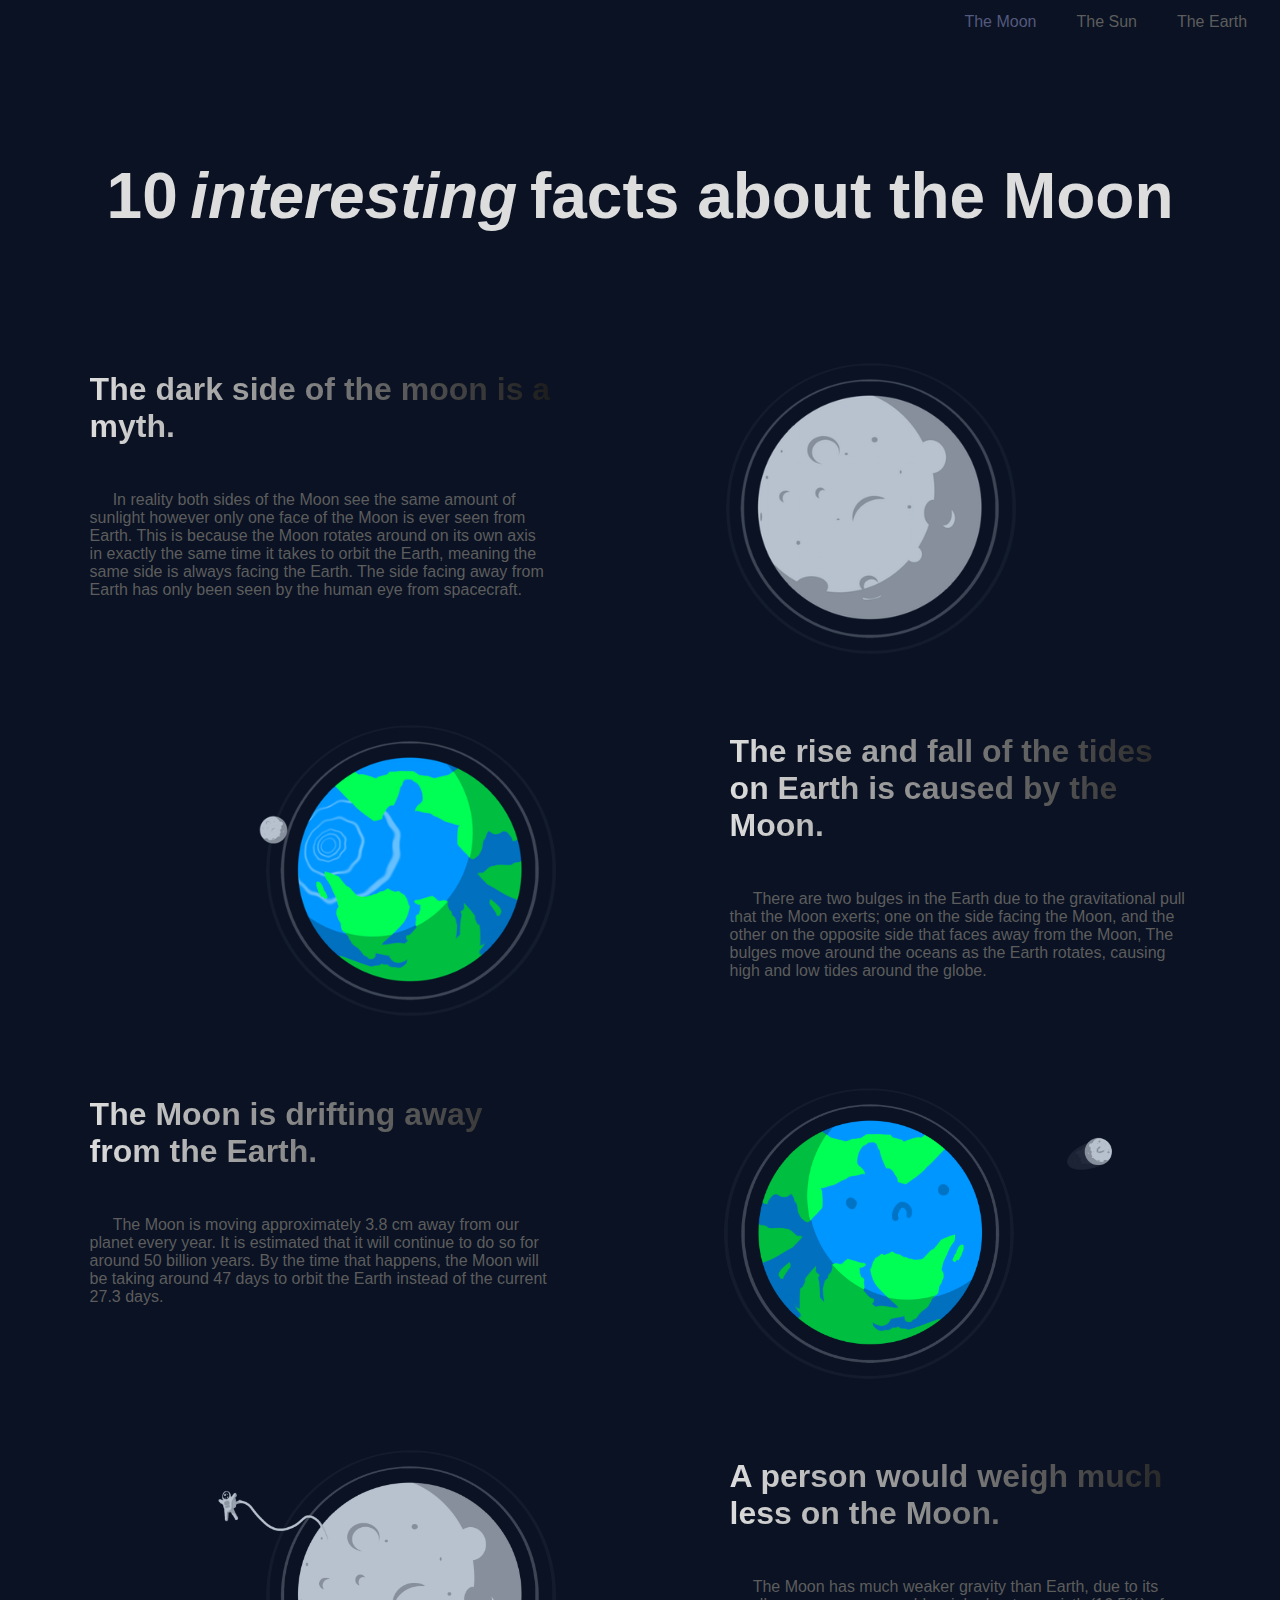
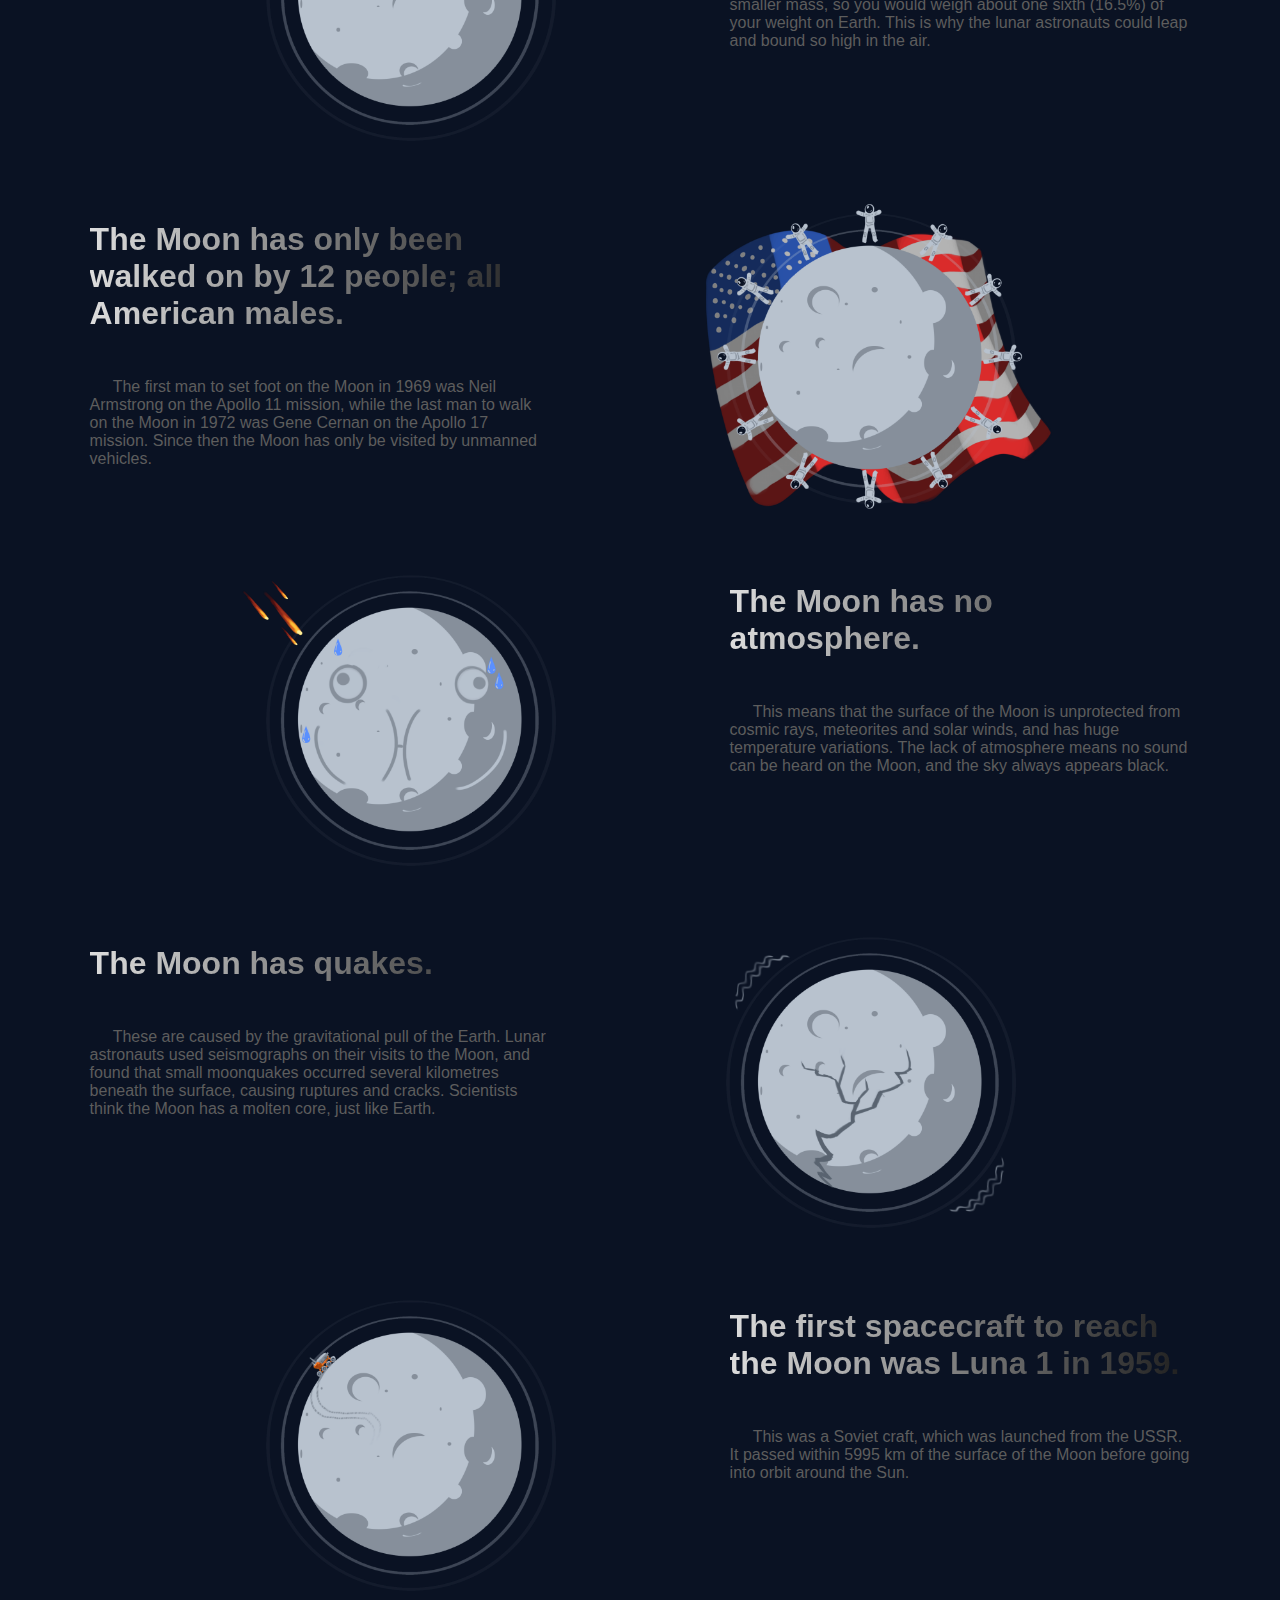
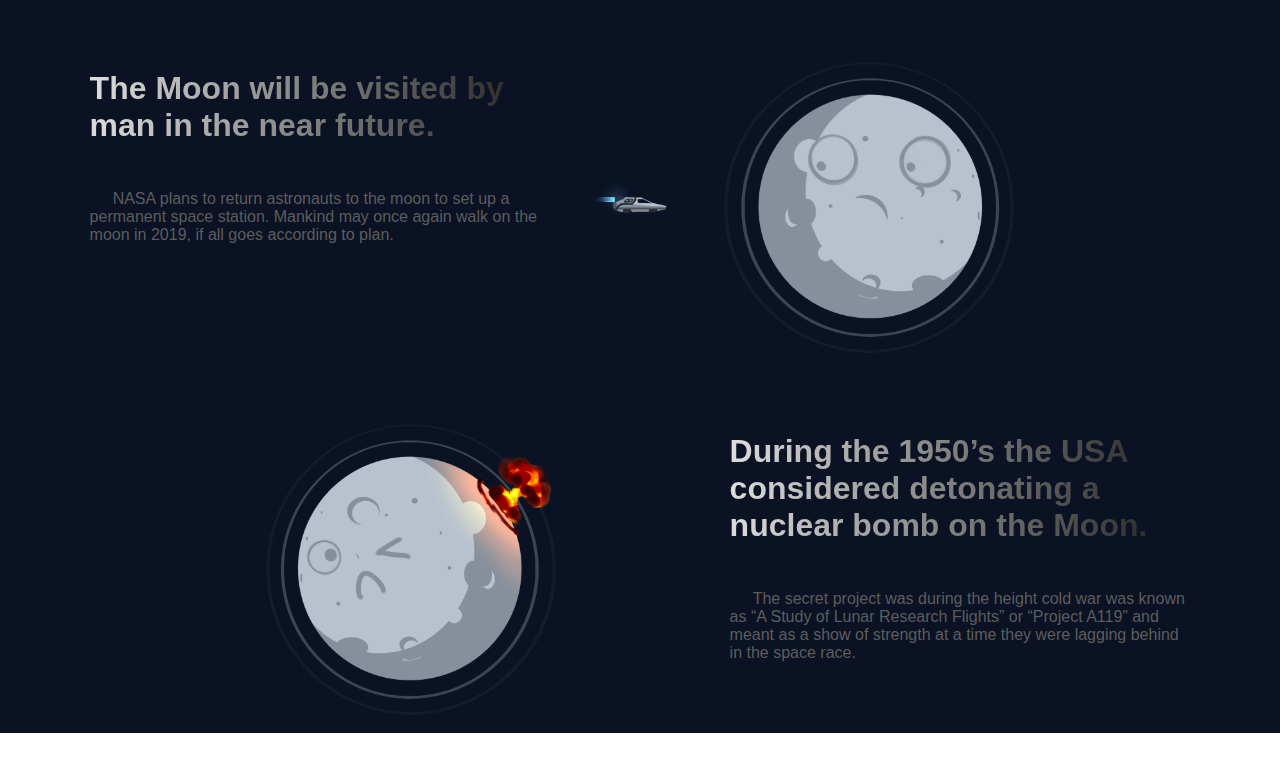
<file: FE_9_5_homework_responsive/homework/src/index.html>
<!DOCTYPE html>
<html lang="en">
<head>
  <meta charset="UTF-8">
  <meta name="viewport" content="width=device-width, initial-scale=1.0">
  <meta http-equiv="X-UA-Compatible" content="ie=edge">
  <link rel="stylesheet" href="styles.css">
  <title>Responsive</title>
</head>
<body>
  <div class="main-wrapper">
    <header>
        <nav class="nav-toolbar">
          <ul class="nav-list">
            <li class="nav-link active"><a href="#" >The Moon</a></li>
            <li class="nav-link"><a href="#">The Sun</a></li>
            <li class="nav-link"><a href="#">The Earth</a></li>
          </ul>
        </nav>
    </header>
    <main>
      <h1 class="main-title">10 <i>interesting</i> facts about the Moon</h1>
      <article class="main-article">
        <div class="article-context">
          <h2 class="article-title">The dark side of the moon is a myth.</h2>
          <p class="article-description">In reality both sides of the Moon see the same amount of sunlight however only one face of the Moon is ever
            seen from Earth. This is because the Moon rotates around on its own axis in exactly the same time it takes to
            orbit the Earth, meaning the same side is always facing the Earth. The side facing away from Earth has only been
            seen by the human eye from spacecraft.
          </p>
        </div>
        <div class="article-picture">
          <img src="../assets/dark-side.png" alt="The dark side of the Moon">
        </div>
      </article>
      <article class="main-article">
        <div class="article-context">
          <h2 class="article-title">The rise and fall of the tides on Earth is caused by the Moon.</h2>
          <p class="article-description">There are two bulges in the Earth due to the gravitational pull that the Moon exerts;
            one on the side facing the Moon, and the other on the opposite side that faces away from the Moon, The bulges move
            around the oceans as the Earth rotates, causing high and low tides around the globe.
          </p>
        </div>
        <div class="article-picture">
          <img src="../assets/earth-tides.png" alt="Earth tides">
        </div>
      </article>
      <article class="main-article">
        <div class="article-context">
          <h2 class="article-title">The Moon is drifting away from the Earth.</h2>
          <p class="article-description">The Moon is moving approximately 3.8 cm away from our planet every year. It is
            estimated that it will continue to do so for around 50 billion years. By the time that happens, the Moon will
            be taking around 47 days to orbit the Earth instead of the current 27.3 days.
          </p>
        </div>
        <div class="article-picture">
          <img src="../assets/drifting-moon.png" alt="Drifting Moon">
        </div>
      </article>
      <article class="main-article">
        <div class="article-context">
          <h2 class="article-title">A person would weigh much less on the Moon.</h2>
          <p class="article-description">The Moon has much weaker gravity than Earth, due to its smaller mass, so you would
            weigh about one sixth (16.5%) of your weight on Earth. This is why the lunar astronauts could leap and bound so
            high in the air.
          </p>
        </div>
        <div class="article-picture">
          <img src="../assets/less-weight-on-the-moon.png" alt="Less weight on the Moon">
        </div>
      </article>
      <article class="main-article">
        <div class="article-context">
          <h2 class="article-title">The Moon has only been walked on by 12 people; all American males.</h2>
          <p class="article-description">The first man to set foot on the Moon in 1969 was Neil Armstrong on the Apollo
            11 mission, while the last man to walk on the Moon in 1972 was Gene Cernan on the Apollo 17 mission. Since then
            the Moon has only be visited by unmanned vehicles.
          </p>
        </div>
        <div class="article-picture">
          <img src="../assets/12-americans.png" alt="12 Americans">
        </div>
      </article>
      <article class="main-article">
        <div class="article-context">
          <h2 class="article-title">The Moon has no atmosphere.</h2>
          <p class="article-description">This means that the surface of the Moon is unprotected from cosmic rays,
            meteorites and solar winds, and has huge temperature variations. The lack of atmosphere means no sound can
            be heard on the Moon, and the sky always appears black.
          </p>
        </div>
        <div class="article-picture">
          <img src="../assets/no-atmosphere.png" alt="No atmosphere on the Moon">
        </div>
      </article>
      <article class="main-article">
        <div class="article-context">
          <h2 class="article-title">The Moon has quakes.</h2>
          <p class="article-description">These are caused by the gravitational pull of the Earth. Lunar astronauts used
            seismographs on their visits to the Moon, and found that small moonquakes occurred several kilometres beneath
            the surface, causing ruptures and cracks. Scientists think the Moon has a molten core, just like Earth.
          </p>
        </div>
        <div class="article-picture">
          <img src="../assets/moon-quakes.png" alt="The Moon has quakes">
        </div>
      </article>
      <article class="main-article">
        <div class="article-context">
          <h2 class="article-title">The first spacecraft to reach the Moon was Luna 1 in 1959.</h2>
          <p class="article-description">This was a Soviet craft, which was launched from the USSR. It passed within 5995
            km of the surface of the Moon before going into orbit around the Sun.
          </p>
        </div>
        <div class="article-picture">
          <img src="../assets/spacecraft.png" alt="The first spacecraft">
        </div>
      </article>
      <article class="main-article">
        <div class="article-context">
          <h2 class="article-title">The Moon will be visited by man in the near future.</h2>
          <p class="article-description">NASA plans to return astronauts to the moon to set up a permanent space station.
            Mankind may once again walk on the moon in 2019, if all goes according to plan.
          </p>
        </div>
        <div class="article-picture">
          <img src="../assets/moon-station.png" alt="The Moon station">
        </div>
      </article>
      <article class="main-article">
        <div class="article-context">
          <h2 class="article-title">During the 1950’s the USA considered detonating a nuclear bomb on the Moon.</h2>
          <p class="article-description">The secret project was during the height cold war was known as “A Study of Lunar
            Research Flights” or “Project A119” and meant as a show of strength at a time they were lagging behind in the
            space race.
          </p>
        </div>
        <div class="article-picture">
          <img src="../assets/nuclear-bomb.png" alt="Nuclear bomb">
        </div>
      </article>
        <a href="#" id="sticky-button-up">UP</a>
    </main>
  </div>
</body>
</html>
</file>
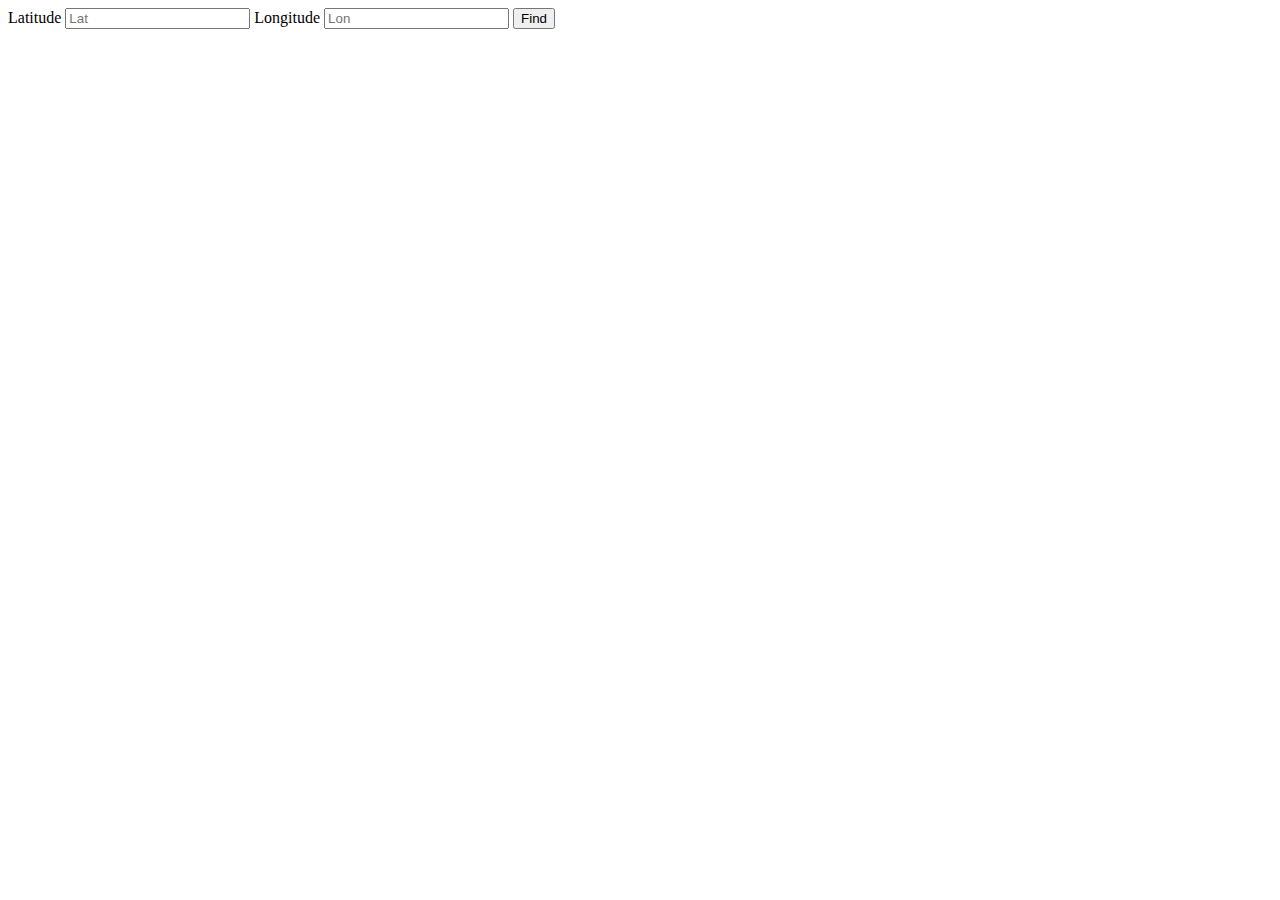
<file: FL_9_6_homework_ajax/homework/src/index.html>
<!DOCTYPE html>
<html lang="en">
<head>
  <meta charset="UTF-8">
  <meta name="viewport" content="width=device-width, initial-scale=1.0">
  <meta http-equiv="X-UA-Compatible" content="ie=edge">
  <link rel="stylesheet" href="style.css">
  <title>FL 9 3 homework AJAX</title>
</head>
<body>
  <label for="lat">Latitude</label>
  <input id="lat" type="text" placeholder="Lat">
  <label for="lon">Longitude</label>
  <input id="lon" type="text" placeholder="Lon">
  <input id="button" type="button" value="Find">
  <div id="result"></div>
  <script src="app.js"></script>
</body>
</html>
</file>
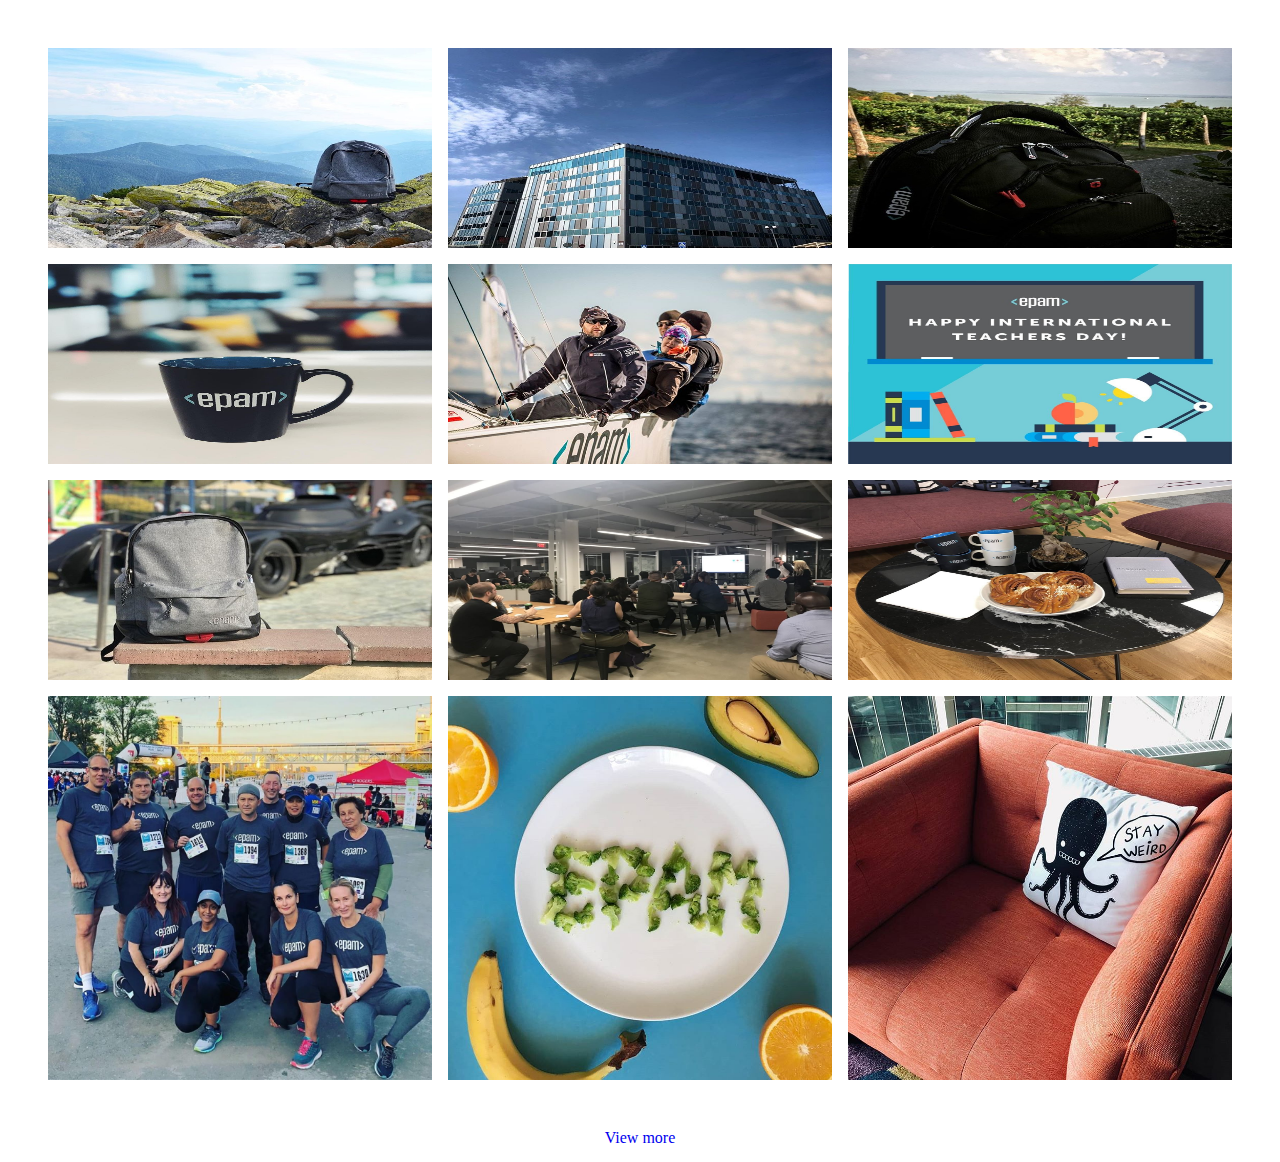
<file: FL_9_7_homework_jquery/homework/src/index.html>
<!DOCTYPE html>
<html lang="en">

<head>
  <meta charset="UTF-8">
  <meta name="viewport" content="width=device-width, initial-scale=1.0">
  <meta http-equiv="X-UA-Compatible" content="ie=edge">
  <link rel="stylesheet" href="css/style.css">
  <title>FL 9 7 homework jQuery</title>
</head>

<body>
  <div id="container">
    <div class="main">
      <div class="doc">
        <img class="content-img" src="picture/0.jpg" alt="Bag in mountains"><span class="link">
          <span class="heart"></span>
          <span class="message"></span>
        </span>
      </div>
      <div class="doc">
        <img class="content-img" src="picture/1.jpg" alt="Glass building"><span class="link">
          <span class="heart"></span>
          <span class="message"></span>
        </span>
      </div>
      <div class="doc">
        <img class="content-img" src="picture/2.jpg" alt="Bag in road"><span class="link">
          <span class="heart"></span>
          <span class="message"></span>
        </span>
      </div>
      <div class="doc">
        <img class="content-img" src="picture/3.jpg" alt="Cap EPAM"><span class="link">
          <span class="heart"></span>
          <span class="message"></span>
        </span>
      </div>
      <div class="doc">
        <img class="content-img" src="picture/4.jpg" alt="Ship"><span class="link">
          <span class="heart"></span>
          <span class="message"></span>
        </span>
      </div>
      <div class="doc">
        <img class="content-img" src="picture/5.jpg" alt="Happy international teachers day"><span class="link">
          <span class="heart"></span>
          <span class="message"></span>
        </span>
      </div>
      <div class="doc">
        <img class="content-img" src="picture/6.jpg" alt="Bag in front of the car"><span class="link">
          <span class="heart"></span>
          <span class="message"></span>
        </span>
      </div>
      <div class="doc">
        <img class="content-img" src="picture/7.jpg" alt="Coference"><span class="link">
          <span class="heart"></span>
          <span class="message"></span>
        </span>
      </div>
      <div class="doc">
        <img class="content-img" src="picture/8.jpg" alt="EPAM`s table"><span class="link">
          <span class="heart"></span>
          <span class="message"></span>
        </span>
      </div>
      <div class="doc">
          <img class="content-img" src="picture/9.jpg" alt="Team"><span class="link">
            <span class="heart"></span>
            <span class="message"></span>
          </span>
        </div>
        <div class="doc">
          <img class="content-img" src="picture/10.jpg" alt="Dishes"><span class="link">
            <span class="heart"></span>
            <span class="message"></span>
          </span>
        </div>
        <div class="doc">
          <img class="content-img" src="picture/11.jpg" alt="Sprut"><span class="link">
            <span class="heart"></span>
            <span class="message"></span>
          </span>
        </div>
    </div>

    <div id="view-more" class="view-more hidden">  
      <div class="doc">
        <img class="content-img" src="picture/12.jpg" alt="EPAM on the wall"><span class="link">
          <span class="heart"></span>
          <span class="message"></span>
        </span>
      </div>
      <div class="doc">
        <img class="content-img" src="picture/13.jpg" alt="Audience"><span class="link">
          <span class="heart"></span>
          <span class="message"></span>
        </span>
      </div>
      <div class="doc">
        <img class="content-img" src="picture/14.jpg" alt="Yellow EPAM cap"><span class="link">
          <span class="heart"></span>
          <span class="message"></span>
        </span>
      </div>
      <div class="doc">
        <img class="content-img" src="picture/15.jpg" alt="Fly view"><span class="link">
          <span class="heart"></span>
          <span class="message"></span>
        </span>
      </div>
      <div class="doc">
        <img class="content-img" src="picture/16.jpg" alt="Bag abouve the building"><span class="link">
          <span class="heart"></span>
          <span class="message"></span>
        </span>
      </div>
      <div class="doc">
        <img class="content-img" src="picture/17.jpg" alt="Conference with monitor"><span class="link">
          <span class="heart"></span>
          <span class="message"></span>
        </span>
      </div>
      <div class="doc">
        <img class="content-img" src="picture/18.jpg" alt="I love JS"><span class="link">
          <span class="heart"></span>
          <span class="message"></span>
        </span>
      </div>
      <div class="doc">
        <img class="content-img" src="picture/19.jpg" alt="EPAM`s monitor"><span class="link">
          <span class="heart"></span>
          <span class="message"></span>
        </span>
      </div>
      <div class="doc">
        <img class="content-img" src="picture/20.jpg" alt="Cup by the monitor"><span class="link">
          <span class="heart"></span>
          <span class="message"></span>
        </span>
      </div>
    </div>

    <a href="view-more" class="view-more__lable">View more</a>

    <div class="modal-window hidden">
      <div class="modal__container">
        <img class="modal__image" src="picture/21.jpg" alt="Alternative">
        <div class="container__context">
          <span class="container__close">X</span>
          <div class="container__header">
            <img class="header__picture" src="picture/user.jpg" alt="User">
            <div class="header__context">
              <h4 class="header__user">epamsystems</h4>
              <ul class="header__list">
                <li class="header-list__item"><a href="#" class="item__link">Follow</a></li>
              </ul>
              <p class="header__photo-description">User</p>
            </div>
          </div>

          <div class="container__body">
            <ul class="container__list">
              <li class="container-list__item">epamsystems <a href="#">Epam</a> Lorem ipsum dolor sit amet consectetur adipisicing elit. Consequatur deleniti ipsa adipisci error autem assumenda optio, ex commodi eveniet dicta suscipit id temporibus debitis dignissimos modi unde. Numquam, quae et.</li>
            </ul>
          </div>

          <span class="container__likes">120 likes</span>

          <div class="container__footer">
            <input class="container-footer__input" type="text" placeholder="Add a comment...">
          </div>
        </div>
      </div>  
    </div>
  </div>
  <script src="js/jquery-3.3.1.min.js"></script>
  <script src="./js/app.js"></script>
</body>

</html>
</file>
<file: FE_9_11_homework_dom/homework/assets/material-icons/material-icons.css>
@font-face {
  font-family: 'Material Icons';
  font-style: normal;
  font-weight: 400;
  src: url(MaterialIcons-Regular.eot); /* For IE6-8 */
  src: local('Material Icons'),
       local('MaterialIcons-Regular'),
       url(MaterialIcons-Regular.woff2) format('woff2'),
       url(MaterialIcons-Regular.woff) format('woff'),
       url(MaterialIcons-Regular.ttf) format('truetype');
}

.material-icons {
  font-family: 'Material Icons';
  font-weight: normal;
  font-style: normal;
  font-size: 24px;  /* Preferred icon size */
  display: inline-block;
  line-height: 1;
  text-transform: none;
  letter-spacing: normal;
  word-wrap: normal;
  white-space: nowrap;
  direction: ltr;

  /* Support for all WebKit browsers. */
  -webkit-font-smoothing: antialiased;
  /* Support for Safari and Chrome. */
  text-rendering: optimizeLegibility;

  /* Support for Firefox. */
  -moz-osx-font-smoothing: grayscale;

  /* Support for IE. */
  font-feature-settings: 'liga';
}
</file>
<file: FE_9_11_homework_dom/homework/assets/styles.css>
* {
  margin: 0;
  padding: 0;
  box-sizing: border-box;
}
button.material-icons {
  background: inherit;
  border: 0;
}
#root {
  display: flex;
  justify-content: center;
  margin-top: 4%;
}
#root .container {
  font-family: sans-serif;
  border: 1px solid black;
  width: 600px;
  height: 600px;
  display: flex;
  position: relative;
  flex-flow: column;
}
#root .container header {
  position: absolute;
  margin: 6%;
  width: 88%;
}
#root .container header h1{
  font-weight: normal;
  text-align: center;
}
#root .container header .material-icons {
  line-height: 0.7;
  font-size: 40px;
}
#root .container header p {
  color: red;
  text-align: center;
}
#root .container header input[type="text"] {
  width: 85%;
  height: 30px;
  margin-right: 2%;
  float: left;
  padding: 1%;
}
#root .container main {
  overflow: auto;
  width: 88%;
  position: relative;
  margin: 1%;
  top: 20%;
  left: 5%;
  height: 60%;
  border-top: 2px solid black;
  padding: 10px;
}
#root .container main ul li {
  list-style: none;
  display: flex;
  font-size: 20pt;
  margin: 1%;
  position: relative;
}
#root .container main ul li .delete {
  position: absolute;
  right: 0;
}
#root .container main ul li .material-icons {
  font-size: 24pt;
}
#root .container footer {
  position: absolute;
  bottom: 10px;
  left: 40%;
}
#root .container footer a img {
  width: 100px;
  height: 100px;
}
</file>
<file: FE_9_12_homework_bom/homework/assets/styles.css>
* {
  margin: 0;
  padding: 0;
  box-sizing: border-box; }

#add-new-task {
  display: none; }

#add-item {
  width: 30%; }

#root {
  height: 100vh;
  background-color: cadetblue;
  display: grid;
  justify-content: center; }
  #root header {
    background-color: darkcyan;
    border-radius: 50%;
    padding: 10px;
    margin: 10px; }
    #root header .header-title {
      padding: 10px 0;
      margin: 30px 30px; }
  #root main #list {
    display: grid;
    grid-template-columns: 1fr; }
    #root main #list #add-button {
      justify-self: end;
      border-radius: 50%;
      width: 90px;
      background: goldenrod;
      height: 40px; }
</file>
<file: FE_9_1_homework_html-basics/homework/style.css>
html, body, div, span, applet, object, iframe,
h1, h2, h3, h4, h5, h6, p, blockquote, pre,
a, abbr, acronym, address, big, cite, code,
del, dfn, em, font, img, ins, kbd, q, s, samp,
small, strike, strong, sub, sup, tt, var,
b, u, i, center,
dl, dt, dd, ol, ul, li,
fieldset, form, label, legend,
table, caption, tbody, tfoot, thead, tr, th, td{background:transparent;border:0;margin:0;padding:0;vertical-align:baseline;}body{line-height:1;}h1, h2, h3, h4, h5, h6{clear:both;font-weight:normal;}ol, ul{list-style:none;}blockquote{quotes:none;}blockquote:before, blockquote:after{content:'';content:none;}del{text-decoration:line-through;}table{border-collapse:collapse;border-spacing:0;}a img{border:none;}#container{float:left;margin:0 -240px 0 0;width:100%;}#primary,
#secondary{float:right;overflow:hidden;width:220px;}#secondary{clear:right;}#footer{clear:both;width:100%;}.one-column #content{margin:0 auto;width:640px;}.single-attachment #content{margin:0 auto;width:900px;}body,
input,
textarea,
.page-title span,
.pingback a.url{font-family:Georgia, "Bitstream Charter", serif;}h3#comments-title,
h3#reply-title,
#access .menu,
#access div.menu ul,
#cancel-comment-reply-link,
.form-allowed-tags,
#site-info,
#site-title,
#wp-calendar,
.comment-meta,
.comment-body tr th,
.comment-body thead th,
.entry-content label,
.entry-content tr th,
.entry-content thead th,
.entry-meta,
.entry-title,
.entry-utility,
#respond label,
.navigation,
.page-title,
.pingback p,
.reply,
.widget-title,
.wp-caption-text{font-family:"Helvetica Neue", Arial, Helvetica, "Nimbus Sans L", sans-serif;}input[type="submit"]{font-family:"Helvetica Neue", Arial, Helvetica, "Nimbus Sans L", sans-serif;}pre{font-family:"Courier 10 Pitch", Courier, monospace;}code{font-family:Monaco, Consolas, "Andale Mono", "DejaVu Sans Mono", monospace;}#access .menu-header,
div.menu,
#colophon,
#branding,
#main,
#wrapper{margin:0 auto;width:940px;}#wrapper{background:#fff;margin-top:20px;padding:0 20px;}#footer-widget-area{overflow:hidden;}#footer-widget-area .widget-area{float:left;margin-right:20px;width:220px;}#footer-widget-area #fourth{margin-right:0;}#site-info{float:left;font-size:14px;font-weight:bold;width:700px;}#site-generator{float:right;width:220px;}body{background:#f1f1f1;}body,
input,
textarea{color:#666;font-size:12px;line-height:18px;}hr{background-color:#e7e7e7;border:0;clear:both;height:1px;margin-bottom:18px;}p{margin-bottom:18px;}ul{list-style:square;margin:0 0 18px 1.5em;}ol{list-style:decimal;margin:0 0 18px 1.5em;}ol ol{list-style:upper-alpha;}ol ol ol{list-style:lower-roman;}ol ol ol ol{list-style:lower-alpha;}ul ul,
ol ol,
ul ol,
ol ul{margin-bottom:0;}dl{margin:0 0 24px 0;}dt{font-weight:bold;}dd{margin-bottom:18px;}strong{font-weight:bold;}cite,
em,
i{font-style:italic;}big{font-size:131.25%;}ins{background:#ffc;text-decoration:none;}blockquote{font-style:italic;padding:0 3em;}blockquote cite,
blockquote em,
blockquote i{font-style:normal;}pre{background:#f7f7f7;color:#222;line-height:18px;margin-bottom:18px;overflow:auto;padding:1.5em;}abbr,
acronym{border-bottom:1px dotted #666;cursor:help;}sup,
sub{height:0;line-height:1;position:relative;vertical-align:baseline;}sup{bottom:1ex;}sub{top:.5ex;}small{font-size:smaller;}input[type="text"],
input[type="password"],
input[type="email"],
input[type="url"],
input[type="number"],
textarea{background:#f9f9f9;border:1px solid #ccc;box-shadow:inset 1px 1px 1px rgba(0,0,0,0.1);-moz-box-shadow:inset 1px 1px 1px rgba(0,0,0,0.1);-webkit-box-shadow:inset 1px 1px 1px rgba(0,0,0,0.1);padding:2px;}a:link{color:#0066cc;}a:visited{color:#743399;}a:active,
a:hover{color:#ff4b33;}.screen-reader-text{clip:rect(1px, 1px, 1px, 1px);overflow:hidden;position:absolute !important;height:1px;width:1px;}#header{padding:30px 0 0 0;}#site-title{float:left;font-size:30px;line-height:36px;margin:0 0 18px 0;width:700px;}#site-title a{color:#000;font-weight:bold;text-decoration:none;}#site-description{color:#000;clear:right;float:right;font-style:italic;margin:15px 0 18px 0;opacity:.65;width:220px;}#branding img{border-top:4px solid #000;border-bottom:1px solid #000;display:block;float:left;}#access{background:#000;display:block;float:left;margin:0 auto;width:940px;}#access .menu-header,
div.menu{font-size:13px;margin-left:12px;width:928px;}#access .menu-header ul,
div.menu ul{list-style:none;margin:0;}#access .menu-header li,
div.menu li{float:left;position:relative;}#access a{color:#aaa;display:block;line-height:38px;padding:0 10px;text-decoration:none;}#access ul ul{box-shadow:0px 3px 3px rgba(0,0,0,0.2);-moz-box-shadow:0px 3px 3px rgba(0,0,0,0.2);-webkit-box-shadow:0px 3px 3px rgba(0,0,0,0.2);display:none;position:absolute;top:38px;left:0;float:left;width:180px;z-index:99999;}#access ul ul li{min-width:180px;}#access ul ul ul{left:100%;top:0;}#access ul ul a{background:#333;line-height:1em;padding:10px;width:160px;height:auto;}#access li:hover > a,
#access ul ul:hover > a{background:#333;color:#fff;}#access ul li:hover > ul{display:block;}#access ul li.current_page_item > a,
#access ul li.current_page_ancestor > a,
#access ul li.current-menu-ancestor > a,
#access ul li.current-menu-item > a,
#access ul li.current-menu-parent > a{color:#fff;}* html #access ul li.current_page_item a,
* html #access ul li.current_page_ancestor a,
* html #access ul li.current-menu-ancestor a,
* html #access ul li.current-menu-item a,
* html #access ul li.current-menu-parent a,
* html #access ul li a:hover{color:#fff;}#main{clear:both;overflow:hidden;padding:40px 0 0 0;}#content{margin-bottom:36px;}#content,
#content input,
#content textarea{color:#333;font-size:16px;line-height:24px;}#content p,
#content ul,
#content ol,
#content dd,
#content pre,
#content hr{margin-bottom:24px;}#content ul ul,
#content ol ol,
#content ul ol,
#content ol ul{margin-bottom:0;}#content pre,
#content kbd,
#content tt,
#content var{font-size:15px;line-height:21px;}#content code{font-size:13px;}#content dt,
#content th{color:#000;}#content h1,
#content h2,
#content h3,
#content h4,
#content h5,
#content h6{color:#000;line-height:1.5em;margin:0 0 20px 0;}#content table{border:1px solid #e7e7e7;margin:0 -1px 24px 0;text-align:left;width:100%;}#content tr th,
#content thead th{color:#777;font-size:12px;font-weight:bold;line-height:18px;padding:9px 24px;border-right: 1px solid #e7e7e7;}#content tr td{border-top:1px solid #e7e7e7;padding:6px 24px;border-right: 1px solid #e7e7e7;}#content tr.odd td{background:#f2f7fc;}.hentry{margin:0 0 48px 0;}.home .sticky{background:#f2f7fc;border-top:4px solid #000;margin-left:-20px;margin-right:-20px;padding:18px 20px;}.single .hentry{margin:0 0 36px 0;}.page-title{color:#000;font-size:14px;font-weight:bold;margin:0 0 36px 0;}.page-title span{color:#333;font-size:16px;font-style:italic;font-weight:normal;}.page-title a:link,
.page-title a:visited{color:#777;text-decoration:none;}.page-title a:active,
.page-title a:hover{color:#ff4b33;}#content .entry-title{color:#000;font-size:21px;font-weight:bold;line-height:1.3em;margin-bottom:0;}.entry-title a:link,
.entry-title a:visited{color:#000;text-decoration:none;}.entry-title a:active,
.entry-title a:hover{color:#ff4b33;}.entry-meta{color:#777;font-size:12px;}.entry-meta abbr,
.entry-utility abbr{border:none;}.entry-meta abbr:hover,
.entry-utility abbr:hover{border-bottom:1px dotted #666;}.single-author .by-author{position:absolute !important;clip:rect(1px 1px 1px 1px);clip:rect(1px, 1px, 1px, 1px);}.entry-content,
.entry-summary{clear:both;padding:12px 0 0 0;}.entry-content .more-link{white-space:nowrap;}#content .entry-summary p:last-child{margin-bottom:12px;}.entry-content fieldset{border:1px solid #e7e7e7;margin:0 0 24px 0;padding:24px;}.entry-content fieldset legend{background:#fff;color:#000;font-weight:bold;padding:0 24px;}.entry-content input{margin:0 0 24px 0;}.entry-content input.file,
.entry-content input.button{margin-right:24px;}.entry-content label{color:#777;font-size:12px;}.entry-content select{margin:0 0 24px 0;}.entry-content sup,
.entry-content sub{font-size:10px;}.entry-content blockquote.left{float:left;margin-left:0;margin-right:24px;text-align:right;width:33%;}.entry-content blockquote.right{float:right;margin-left:24px;margin-right:0;text-align:left;width:33%;}.page-link{clear:both;color:#000;font-weight:bold;line-height:48px;word-spacing:0.5em;}.page-link a:link,
.page-link a:visited{background:#f1f1f1;color:#333;font-weight:normal;padding:0.5em 0.75em;text-decoration:none;}.home .sticky .page-link a{background:#d9e8f7;}.page-link a:active,
.page-link a:hover{color:#ff4b33;}body.page .edit-link{clear:both;display:block;}#entry-author-info{background:#f2f7fc;border-top:4px solid #000;clear:both;font-size:14px;line-height:20px;margin:24px 0;overflow:hidden;padding:18px 20px;}#entry-author-info #author-avatar{background:#fff;border:1px solid #e7e7e7;float:left;height:60px;margin:0 -104px 0 0;padding:11px;}#entry-author-info #author-description{float:left;margin:0 0 0 104px;}#entry-author-info h2{color:#000;font-size:100%;font-weight:bold;margin-bottom:0;}.entry-utility{clear:both;color:#777;font-size:12px;line-height:18px;}.entry-meta a,
.entry-utility a{color:#777;}.entry-meta a:hover,
.entry-utility a:hover{color:#ff4b33;}#content .video-player{padding:0;}.format-standard .wp-video,
.format-standard .wp-audio-shortcode,
.format-audio .wp-audio-shortcode,
.format-standard .video-player{margin-bottom:24px;}.home #content .format-aside p,
.home #content .category-asides p{font-size:14px;line-height:20px;margin-bottom:10px;margin-top:0;}.format-gallery .size-thumbnail img,
.category-gallery .size-thumbnail img{border:10px solid #f1f1f1;margin-bottom:0;}.format-gallery .gallery-thumb,
.category-gallery .gallery-thumb{float:left;margin-right:20px;margin-top:-4px;}.home #content .format-gallery .entry-utility,
.home #content .category-gallery .entry-utility{padding-top:4px;}.attachment .entry-content .entry-caption{font-size:140%;margin-top:24px;}.attachment .entry-content .nav-previous a:before{content:'\2190\00a0';}.attachment .entry-content .nav-next a:after{content:'\00a0\2192';}#content img.size-auto,
#content img.size-full,
#content img.size-large,
#content img.size-medium,
#content .entry-attachment img,
#content .widget-container img{max-width:100%;height:auto;}#ie8 #content img.size-auto,
#ie8 #content img.size-full,
#ie8 #content img.size-large,
#ie8 #content img.size-medium,
#ie8 #content .entry-attachment img{width:auto;}.alignleft,
img.alignleft{display:inline;float:left;margin-right:24px;margin-top:4px;}.alignright,
img.alignright{display:inline;float:right;margin-left:24px;margin-top:4px;}.aligncenter,
img.aligncenter{clear:both;display:block;margin-left:auto;margin-right:auto;}img.alignleft,
img.alignright,
img.aligncenter{margin-bottom:12px;}.wp-caption{background:#f1f1f1;line-height:18px;margin-bottom:20px;max-width:100%;padding:4px;text-align:center;}.wp-caption img{margin:5px 5px 0;max-width:622px;}.wp-caption p.wp-caption-text{color:#777;font-size:12px;margin:5px;}.wp-smiley{margin:0;}.gallery{margin:0 auto 18px;}.gallery .gallery-item{float:left;margin-top:0;text-align:center;}.gallery-columns-1 .gallery-item{width:100%;}.gallery-columns-2 .gallery-item{width:50%;}.gallery-columns-3 .gallery-item{width:33%;}.gallery-columns-4 .gallery-item{width:25%;}.gallery-columns-5 .gallery-item{width:20%;}.gallery-columns-6 .gallery-item{width:16%;}.gallery-columns-7 .gallery-item{width:14%;}.gallery-columns-8 .gallery-item{width:12%;}.gallery-columns-9 .gallery-item{width:11%;}.gallery-columns-1 img{max-width:620px;}.gallery-columns-2 img{max-width:288px;}.gallery-columns-3 img{max-width:177px;}.gallery-columns-4 img{max-width:122px;}.gallery-columns-5 img{max-width:88px;}.gallery-columns-6 img{max-width:66px;}.gallery-columns-7 img{max-width:50px;}.gallery-columns-8 img{max-width:39px;}.gallery-columns-9 img{max-width:29px;}.gallery-item img{height:auto;}.gallery-columns-2 .attachment-medium{max-width:92%;height:auto;}.gallery-columns-4 .attachment-thumbnail{max-width:84%;height:auto;}.gallery .gallery-caption{color:#777;font-size:12px;margin:0 0 12px;}.gallery dl{margin:0;}.gallery img{border:10px solid #f1f1f1;}.gallery br+br{display:none;}#content .entry-attachment img{display:block;margin:0 auto;}.navigation{color:#777;font-size:12px;line-height:18px;overflow:hidden;}.navigation a:link,
.navigation a:visited{color:#777;text-decoration:none;}.navigation a:active,
.navigation a:hover{color:#ff4b33;}.nav-previous{float:left;width:50%;}.nav-next{float:right;text-align:right;width:50%;}#nav-above{margin:0 0 18px 0;}#nav-above{display:none;}.paged #nav-above,
.single #nav-above{display:block;}#nav-below{margin:-18px 0 0 0;}#comments{clear:both;}#comments .navigation{padding:0 0 18px 0;}h3#comments-title,
h3#reply-title{color:#000;font-size:20px;font-weight:bold;margin-bottom:0;}h3#comments-title{padding:24px 0;}.commentlist{list-style:none;margin:0;}.commentlist li.comment{border-bottom:1px solid #e7e7e7;line-height:24px;margin:0 0 24px 0;padding:0 0 0 56px;position:relative;}.commentlist li:last-child{border-bottom:none;margin-bottom:0;}#comments .comment-body ul,
#comments .comment-body ol{margin-bottom:18px;}#comments .comment-body p:last-child{margin-bottom:6px;}#comments .comment-body blockquote p:last-child{margin-bottom:24px;}.commentlist ol{list-style:decimal;}.commentlist .avatar{position:absolute;top:4px;left:0;}.comment-author{}.comment-author cite{color:#000;font-style:normal;font-weight:bold;}.comment-author .says{font-style:italic;}.comment-meta{font-size:12px;margin:0 0 18px 0;}.comment-meta a:link,
.comment-meta a:visited{color:#777;text-decoration:none;}.comment-meta a:active,
.comment-meta a:hover{color:#ff4b33;}.commentlist .even{}.commentlist .bypostauthor{}.commentlist .bypostauthor > div{background:#f2f7fc;border-top:4px solid #000;margin-bottom:10px;padding:10px 0 0 20px;}.reply{font-size:12px;padding:0 0 24px 0;}.reply a,
a.comment-edit-link{color:#777;}.reply a:hover,
a.comment-edit-link:hover{color:#ff4b33;}.commentlist .children{list-style:none;margin:0;}.commentlist .children li{border:none;margin:0;}.nopassword,
.nocomments{display:none;}#comments .pingback{border-bottom:1px solid #e7e7e7;margin-bottom:18px;padding-bottom:18px;}.commentlist li.comment+li.pingback{margin-top:-6px;}#comments .pingback p{color:#777;display:block;font-size:12px;line-height:18px;margin:0;}#comments .pingback .url{font-size:13px;font-style:italic;}input[type="submit"]{color:#333;}#respond{border-top:1px solid #e7e7e7;margin:24px 0;overflow:hidden;position:relative;}#respond p{margin:0;}#respond .comment-notes{margin-bottom:1em;}.form-allowed-tags{line-height:1em;}.children #respond{margin:0 48px 0 0;}h3#reply-title{margin:18px 0;}#comments-list #respond{margin:0 0 18px 0;}#comments-list ul #respond{margin:0;}#cancel-comment-reply-link{font-size:12px;font-weight:normal;line-height:18px;}#respond .required{color:#ff4b33;font-weight:bold;}#respond label{color:#777;font-size:12px;}#respond input{margin:0 0 9px;width:98%;}#respond textarea{width:98%;}#respond .form-allowed-tags{color:#777;font-size:12px;line-height:18px;}#respond .form-allowed-tags code{font-size:11px;}#respond .form-submit{margin:12px 0;}#respond .form-submit input{font-size:14px;width:auto;}.widget-area ul{list-style:none;margin-left:0;}.widget-area ul ul{list-style:square;margin-left:1.3em;}.widget-area select{max-width:100%;}.widget_search #s{width:60%;}.widget_search label{display:none;}.widget-container{word-wrap:break-word;-webkit-hyphens:auto;-moz-hyphens:auto;hyphens:auto;margin:0 0 18px 0;}.widget-container .wp-caption img{margin:auto;}.widget-container.widget_image .wp-caption{width:auto;}.widget-container.widget_image .wp-caption img{margin-left:-8px;}.widget-title{color:#222;font-size:14px;font-weight:bold;}.widget-area a:link,
.widget-area a:visited{text-decoration:none;}.widget-area a:active,
.widget-area a:hover{text-decoration:underline;}.widget-area .entry-meta{font-size:11px;}#wp_tag_cloud div{line-height:1.6em;}#wp-calendar{width:100%;}#wp-calendar caption{color:#222;font-size:14px;font-weight:bold;padding-bottom:4px;text-align:left;}#wp-calendar thead{font-size:11px;}#wp-calendar thead th{}#wp-calendar tbody{color:#aaa;}#wp-calendar tbody td{background:#f5f5f5;border:1px solid #fff;padding:3px 0 2px;text-align:center;}#wp-calendar tbody .pad{background:none;}#wp-calendar tfoot #next{text-align:right;}.widget_rss a.rsswidget{color:#000;}.widget_rss a.rsswidget:hover{color:#ff4b33;}.widget_rss .widget-title img{width:11px;height:11px;}#main .widget-area ul{margin-left:0;padding:0 20px 0 0;}#main .widget-area ul ul{border:none;margin-left:1.3em;padding:0;}#primary{}#secondary{}#footer-widget-area{}#main .widget-container.music-player ul{margin:0;}#footer{margin-bottom:20px;}#colophon{border-top:4px solid #000;margin-top:-4px;overflow:hidden;padding:18px 0;}#site-info{font-weight:bold;}#site-info a{color:#000;text-decoration:none;}#site-generator{font-style:italic;position:relative;}#site-generator a{background:url(images/wordpress.png) center left no-repeat;color:#666;display:inline-block;line-height:16px;padding-left:20px;text-decoration:none;}#site-generator a:hover{text-decoration:underline;}img#wpstats{display:block;margin:0 auto 10px;}pre{-webkit-text-size-adjust:140%;}code{-webkit-text-size-adjust:160%;}#access,
.entry-meta,
.entry-utility,
.navigation,
.widget-area{-webkit-text-size-adjust:120%;}#site-description{-webkit-text-size-adjust:none;}@media print{body{background:none !important;}#wrapper{clear:both !important;display:block !important;float:none !important;position:relative !important;}#header{border-bottom:2pt solid #000;padding-bottom:18pt;}#colophon{border-top:2pt solid #000;}#site-title,	#site-description{float:none;line-height:1.4em;margin:0;padding:0;}#site-title{font-size:13pt;}.entry-content{font-size:14pt;line-height:1.6em;}.entry-title{font-size:21pt;}#access,	#branding img,	#respond,	.comment-edit-link,	.edit-link,	.navigation,	.page-link,	.widget-area{display:none !important;}#container,	#header,	#footer{margin:0;width:100%;}#content,	.one-column #content{margin:24pt 0 0;width:100%;}.wp-caption p{font-size:11pt;}#site-info,	#site-generator{float:none;width:auto;}#colophon{width:auto;}img#wpstats{display:none;}#site-generator a{margin:0;padding:0;}#entry-author-info{border:1px solid #e7e7e7;}#main{display:inline;}.home .sticky{border:none;}}
img{width: 140px;vertical-align: middle; display:block; margin:0 auto;margin-left: calc(50% - 50px);margin-bottom: 20px;}nav > a{padding: 10px;color: #0279c1;}nav > a b:hover{color: #00527a;}nav > a:visited{color: #0279c1;}article{padding-left: 10px;}footer{margin-top: 20px;padding: 40px 20px;text-align: center;background: #3333;}
</file>
<file: FE_9_2_homework_css-basics/homework/css/general.css>
/* 

please don't edit this styles

*/

h2.tm-section-title{color:red}a:focus{color:#666;outline:0}ul{padding:0;margin:0}body{background-color:#f2f2f2;color:#000;font-family:'Open Sans',Helvetica,Arial,sans-serif;font-size:16px;font-weight:300;padding-top:30px;overflow-x:hidden}section:before{position:absolute;z-index:1}.box,.tm-content-box,.tm-main-nav{background-color:#fff}.tm-sidebar{position:fixed;width:360px}.tm-main-nav{font-size:1.6667em;padding-top:15px;padding-bottom:10px;text-align:center}.tm-nav-item{list-style:none;width:100%;padding:15px 30px}.tm-nav-item-link{border:1px solid transparent;color:#666;display:block;padding:10px;width:100%;-webkit-transition:all .3s ease;transition:all .3s ease}.carousel-indicators li,.tm-banner-inner{border:1px solid #999}.flex-2-col,.tm-banner-inner{display:-webkit-box;display:-webkit-flex;display:-ms-flexbox}.tm-nav-item-link.active,.tm-nav-item-link:hover{color:#666;text-decoration:none;border:1px solid #999}.tm-nav-item-link:focus{text-decoration:none}.tm-banner-text,.tm-banner-title,.tm-section-title{color:#666;font-weight:300;margin-top:0}.tm-section-title{margin-bottom:20px}.tm-section-title-box{margin-bottom:0}.tm-banner-title{font-size:3.3em;letter-spacing:2px;text-transform:uppercase}.tm-main-content{margin-left:360px;padding-left:30px}.tm-content-box{margin-bottom:30px}.pad{padding:50px}.tm-banner{height:370px;padding:30px}.tm-banner-inner{height:100%;text-align:center;display:flex;-webkit-box-orient:vertical;-webkit-box-direction:normal;-webkit-flex-direction:column;-ms-flex-direction:column;flex-direction:column;-webkit-box-align:center;-webkit-align-items:center;-ms-flex-align:center;align-items:center;-webkit-box-pack:center;-webkit-justify-content:center;-ms-flex-pack:center;justify-content:center}.tm-banner-text{font-size:1.4em}.flex-2-col{display:flex;-webkit-box-align:center;-webkit-align-items:center;-ms-flex-align:center;align-items:center}.boxes,.tm-box-bg-title{display:-webkit-box;display:-webkit-flex;display:-ms-flexbox}.flex-item{-webkit-box-flex:0 1 auto;-webkit-flex:0 1 auto;-ms-flex:0 1 auto;flex:0 1 auto}.section-description{line-height:1.8;margin-bottom:25px}.section-description:last-child{margin-bottom:0}.tm-team-description-container{max-width:500px}.tm-team-info{display:flex}.box{list-style:none;width:33.3333%;height:auto;border:1px solid silver;border-width:0 1px 1px 0;padding:10px}.box-bg{position:relative}.tm-box-bg-title{position:absolute;top:0;right:0;bottom:0;left:0;display:flex;-webkit-box-align:center;-webkit-align-items:center;-ms-flex-align:center;align-items:center;-webkit-box-pack:center;-webkit-justify-content:center;-ms-flex-pack:center;justify-content:center}.boxes{display:flex;-webkit-flex-wrap:wrap;-ms-flex-wrap:wrap;flex-wrap:wrap}.gallery-container a{cursor:-webkit-zoom-in;cursor:zoom-in}.carousel{position:relative;height:auto;padding:50px 50px 80px;text-align:center}.carousel-indicators{bottom:30px}.carousel-content{color:#000;display:-webkit-box;display:-webkit-flex;display:-ms-flexbox;display:flex;-webkit-box-align:center;-webkit-align-items:center;-ms-flex-align:center;align-items:center}.carousel-indicators .active{background-color:#999}.contact-form{overflow:hidden}.form-control{border-radius:0;font-size:1em}.form-control:focus{border-color:#999;box-shadow:inset 0 1px 1px rgba(0,0,0,.075),0 0 8px rgba(153,153,153,.45)}.form-group{margin-bottom:20px}.form-group-2-col-left{padding-left:0;padding-right:5px}.form-group-2-col-right{padding-right:0;padding-left:5px}.mandatory-field:after{position:absolute;top:0;right:7px}.submit-btn{border-radius:0;background:0;border:1px solid #999;color:#999;float:right;font-size:1.4em;font-weight:300;padding:15px 60px;-webkit-transition:all .3s ease;transition:all .3s ease}.submit-btn:active,.submit-btn:active:focus,.submit-btn:active:hover,.submit-btn:focus,.submit-btn:hover,.submit-btn:visited{background:#999;border:1px solid #999;color:#fff}.tm-footer{color:#666;padding-bottom:15px}
</file>
<file: FE_9_2_homework_css-basics/homework/css/style.css>
/*1) PRINT PAGE GENERATING*/
@media print {
    .tm-sidebar, #about, section:nth-of-type(1n + 2) {
        display: none;
    }

    .tm-main-content {
        margin: 0;

    }

    #home {
        margin-bottom: 0
    }

    .tm-banner {
        height: 7cm;
    }

    .flex-2-col {
        display: block;
        margin-top: 0;
    }

    .flex-2-col *{
        padding: 0 0 0 7mm;
    }

    h2.tm-section-title {
        color: #00f;
    }

    .tm-section-description {
        width: 15cm;
    }

    div[class|="flex-item"] {
        padding: 0;
        text-align: center;
    }
}
/*SCREEN STYLES*/
@media screen {

    /*1)Gallery styles*/
    .tm-box-bg-title:hover {
        background-color: #2bb9e0;
        color: #ffffff;
        font-weight: bold;
    }

    a>img[class*="thumbnail"] {
      border-radius: 50%;
    }

    /*
        2) Changed p 1st letter color and font size
        7) Added padding for space before first letter
    */

    p:not(.tm-banner-text):first-letter {
        padding-left: 20px;
        color: #76cdd7;
        font-size: 30px;
    }

    /*3) Added Shadows */
    .tm-sidebar, .tm-content-box:not(:empty) {
        box-shadow: 0 1px 4px 4px rgba(0,0,0,0.3);
    }

    /*4) Added Triangles to sections corner*/
    section:not(:empty)::before,#home:before {
        position: absolute;
        content: "";
        border-top: 35px solid #4eadbc;
        border-right: 140px solid transparent;
    }

    /*5) Changed Style "How do we do it"*/
    div[class^="carousel"] h2.tm-section-title:first-of-type {
        color: gainsboro;
        letter-spacing: 5px;
    }

    /*6) First p after h2 styles*/
    h2 + p:first-of-type {
        font-style: italic;
    }

    /*7)Added vertical space*/
    p {
        line-height: 27px;
    }

    /*8)Added styles for heading links*/
    .heading .text:after {
        content: "NEW";
        color: red;
        font-size: 8pt;
        vertical-align: super;
    }

    .heading ol>li>a:visited {
        color: silver;
    }

    .heading ol>li>a:hover{
        text-decoration-line: underline;
        text-decoration-style: double;
        color: #1f7e9a;
    }

    /*
        9)Changed gallery
    */
    ul.gallery-container li:nth-child(odd) {
        background-color: whitesmoke;

    }
    ul.gallery-container li.box p{
        font-size: 19pt;
    }
    ul.gallery-container p:first-letter{
        padding: 0;
        color: black;
        font-size: 28pt;
    }

    ul.gallery-container li.box  h2{
        font-size: 35pt;
    }

    /*10) Added dotes for sidebar*/
    .tm-sidebar li.tm-nav-item:not(:last-of-type){
        border-bottom: silver dotted;
    }

    /*11) Added styles for input */
    input[type="text"], button[type="submit"]{
        color: red;
    }

    .mandatory-field:after {
        content:"*";
        color: #e32;
        font-weight:bold ;
    }

    button[type="submit"]:hover {
        color: white;
        background-color: #1f7e9a;
        border-color: transparent;
    }
}
</file>
<file: FE_9_4_homework_css-layouts/homework/css/style.css>
@media screen and (min-width: 900px) {
  * {
    box-sizing: border-box;
    margin: 0;
    padding: 0; }

  body {
    width: 100%; }

  header {
    position: relative;
    width: 100%;
    height: 740px;
    background: url("../img/apples.jpg") no-repeat center;
    background-size: cover; }
    header nav .nav-wrapper {
      display: inline-block;
      width: 100%; }
      header nav .nav-wrapper a.nav-logo {
        text-decoration: none;
        color: #FFF;
        font-family: "Open-Sans", sans-serif;
        font-size: 15pt;
        float: left;
        margin: 10px;
        padding: 10px;
        text-transform: uppercase; }
      header nav .nav-wrapper ul {
        display: inline-block;
        padding: 0;
        overflow: hidden;
        position: absolute;
        right: 2%;
        top: 2%; }
        header nav .nav-wrapper ul li {
          list-style: none;
          float: left; }
          header nav .nav-wrapper ul li a {
            text-decoration: none;
            color: #FFF;
            font-family: "Open-Sans", sans-serif;
            font-size: 15pt;
            float: left;
            margin: 10px;
            padding: 10px;
            text-transform: capitalize; }
    header .head-image-title h1 {
      font-family: "Open-Sans", sans-serif;
      text-transform: uppercase;
      text-align: center;
      color: #FFF;
      font-size: 48pt;
      margin-top: 150px;
      margin-bottom: 0;
      font-weight: normal;
      letter-spacing: 10px; }
      header .head-image-title h1 .sign {
        font-family: "Open-Sans", sans-serif;
        font-size: 88pt;
        font-weight: normal;
        margin-right: 20px; }
    header .head-image-title p {
      font-family: "Open-Sans", sans-serif;
      text-transform: capitalize;
      text-align: center;
      color: #FFF;
      font-size: 15pt;
      margin-top: 0;
      font-weight: normal; }
      header .head-image-title p .show {
        background-color: rgba(164, 164, 164, 0.5);
        color: #FFF;
        border: 3px solid #FFF;
        font-size: 20pt;
        text-transform: capitalize;
        margin-top: 10%;
        width: 300px;
        height: 80px; }

  main .general-info {
    width: 90%;
    margin: 10% 5%; }
    main .general-info .head-general-info {
      font-family: "Open-Sans", sans-serif;
      float: left;
      font-size: 15pt;
      width: 45%;
      line-height: 28pt;
      margin-right: 5%; }
      main .general-info .head-general-info [class^="head-general-info"] {
        font-weight: normal; }
    main .general-info p {
      font-family: "Open-Sans", sans-serif;
      font-size: 13pt; }
  main .featured-articles {
    background-color: #F3F3F3; }
    main .featured-articles .featured-header {
      text-align: center;
      font-weight: normal;
      font-size: 20pt;
      padding: 10% 0 7% 0; }
    main .featured-articles [class^="photo-article"] {
      display: inline-block;
      width: 92%;
      margin: 1% 4%; }
      main .featured-articles [class^="photo-article"] .photo-content-description {
        font-family: "Open-Sans", sans-serif;
        font-size: 10pt;
        position: absolute;
        bottom: 5%;
        color: #F0F0F0;
        left: 2%; }
      main .featured-articles [class^="photo-article"] .photo-content-France {
        position: relative;
        width: 60%;
        height: 300px;
        background-size: cover;
        box-shadow: inset 0 0 230px -45px;
        margin: 1%;
        background: url("../img/sample.jpg") no-repeat;
        float: left; }
      main .featured-articles [class^="photo-article"] .photo-content-America {
        position: relative;
        width: 60%;
        height: 300px;
        background-size: cover;
        box-shadow: inset 0 0 230px -45px;
        margin: 1%;
        float: right;
        background: url("../img/sample3.jpg") no-repeat; }
      main .featured-articles [class^="photo-article"] .photo-content-button {
        width: 50px;
        height: 30px;
        position: absolute;
        top: 2%;
        right: 2%;
        background-color: rgba(164, 164, 164, 0.5);
        color: #FFF;
        border: 3px solid #FFF; }
      main .featured-articles [class^="photo-article"] .article-photo-description {
        font-family: "Open-Sans", sans-serif;
        text-align: center;
        margin-top: 7%; }
    main .featured-articles .subscribe-newsletter {
      width: 92%;
      margin: 4%;
      background: #FFF;
      display: inline-block;
      line-height: 215%; }
      main .featured-articles .subscribe-newsletter .subscribe-form {
        display: flex; }
        main .featured-articles .subscribe-newsletter .subscribe-form .subscribe-email {
          font-family: "Open-Sans", sans-serif;
          text-indent: 4%;
          color: #000;
          border: 1px solid;
          width: 70%;
          font-size: 8pt;
          background: #F3F3F3; }
          main .featured-articles .subscribe-newsletter .subscribe-form .subscribe-email::placeholder {
            color: #000; }
        main .featured-articles .subscribe-newsletter .subscribe-form .subscribe-submit {
          font-family: "Open-Sans", sans-serif;
          color: #FFF;
          background-color: #343638;
          border: 1px solid #343639;
          font-size: 8pt; }
      main .featured-articles .subscribe-newsletter .subscribe-head {
        font-family: "Open-Sans", sans-serif;
        display: block;
        float: left;
        margin: 4%;
        width: 30%; }
      main .featured-articles .subscribe-newsletter .subscribe-form {
        margin: 4%;
        width: 62%; }
        main .featured-articles .subscribe-newsletter .subscribe-form .subscribe-email {
          line-height: 27pt; }
        main .featured-articles .subscribe-newsletter .subscribe-form .subscribe-submit {
          width: 20%; }
  main .about-info {
    width: 92%;
    display: inline-flex;
    margin: 8% 4%;
    font-size: 9pt;
    font-family: "Open-Sans", sans-serif;
    line-height: 13pt; }
    main .about-info .foot-info {
      width: 23%;
      margin: 0 1%; }
      main .about-info .foot-info :not(h2) {
        color: #c1c5ca; }
      main .about-info .foot-info h2 {
        margin-bottom: 4%; }
      main .about-info .foot-info.last-tweet :not(h2) {
        font-style: italic; }
      main .about-info .foot-info.last-tweet .time-tweet {
        padding-top: 6px;
        color: #eaeced; }
      main .about-info .foot-info.newsletter .subscribe-form {
        display: flex; }
        main .about-info .foot-info.newsletter .subscribe-form .subscribe-email {
          font-family: "Open-Sans", sans-serif;
          text-indent: 4%;
          color: #000;
          border: 1px solid;
          width: 70%;
          font-size: 8pt;
          background: #F3F3F3; }
          main .about-info .foot-info.newsletter .subscribe-form .subscribe-email::placeholder {
            color: #000; }
        main .about-info .foot-info.newsletter .subscribe-form .subscribe-submit {
          font-family: "Open-Sans", sans-serif;
          color: #FFF;
          background-color: #343638;
          border: 1px solid #343639;
          font-size: 8pt; }
      main .about-info .foot-info.newsletter .subscribe-form {
        margin-top: 1%; }
        main .about-info .foot-info.newsletter .subscribe-form .subscribe-email {
          line-height: 21pt; }

  footer {
    font-family: "Open-Sans", sans-serif;
    display: inline-flex;
    position: relative;
    width: 94%;
    margin: 1% 3%;
    padding-top: 1%;
    border-top: 1px solid #dcdfe2;
    font-size: 11pt; }
    footer .maintain {
      color: #c1c5ca; }
    footer .foot-nav-wrapper nav ul {
      list-style: none;
      display: inline-flex;
      position: absolute;
      bottom: 2%;
      right: 0; }
      footer .foot-nav-wrapper nav ul li {
        padding: 0 5px; }
        footer .foot-nav-wrapper nav ul li a {
          color: #000;
          text-decoration: none; } }
</file>
<file: FL_9_2_homework_css-optimization/homework/css/main.css>
*{box-sizing:border-box}body,html{min-height:100%}body{padding-top:20px;background-image:linear-gradient(#ccc 22%,black 104%)}.owl-carousel .owl-wrapper:after{content:".";display:block;clear:both;visibility:hidden;line-height:0;height:0}.owl-carousel{display:none;position:relative;width:100%;-ms-touch-action:pan-y}.owl-carousel .owl-wrapper{display:none;position:relative;-webkit-transform:translate3d(0,0,0)}.owl-carousel .owl-wrapper-outer{overflow:hidden;position:relative;width:100%}.owl-carousel .owl-wrapper-outer.autoHeight{-webkit-transition:height 500ms ease-in-out;-moz-transition:height 500ms ease-in-out;-ms-transition:height 500ms ease-in-out;-o-transition:height 500ms ease-in-out;transition:height 500ms ease-in-out}.owl-carousel .owl-item{float:left}.owl-controls .owl-page,.owl-controls .owl-buttons div{cursor:pointer}.owl-controls{-webkit-user-select:none;-khtml-user-select:none;-moz-user-select:none;-ms-user-select:none;user-select:none;-webkit-tap-highlight-color:rgba(0,0,0,0)}.owl-carousel .owl-wrapper,.owl-carousel .owl-item{-webkit-backface-visibility:hidden;-moz-backface-visibility:hidden;-ms-backface-visibility:hidden;-webkit-transform:translate3d(0,0,0);-moz-transform:translate3d(0,0,0);-ms-transform:translate3d(0,0,0)}.owl-theme .owl-controls{margin-top:5px;text-align:center}.owl-theme .owl-controls .owl-buttons div{color:#FFF;display:inline-block;zoom:1;*display:inline;margin:5px;padding:3px 10px;font-size:12px;-webkit-border-radius:30px;-moz-border-radius:30px;border-radius:30px;background:#869791;filter:Alpha(Opacity=50);opacity:.5}.owl-theme .owl-controls.clickable .owl-buttons div:hover{filter:Alpha(Opacity=100);opacity:1;text-decoration:none}.owl-theme .owl-controls .owl-page{display:inline-block;zoom:1;*display:inline}.owl-theme .owl-controls .owl-page span{display:block;width:12px;height:12px;margin:5px 7px;background:#ff8e42 no-repeat 0 0;-webkit-border-radius:50%;-moz-border-radius:50%;border-radius:50%}.owl-theme .owl-controls .owl-page.active span,.owl-theme .owl-controls.clickable .owl-page:hover span{background:#5e3831 no-repeat 0 0;-webkit-border-radius:50%;-moz-border-radius:50%;border-radius:50%}.owl-theme .owl-controls .owl-page span.owl-numbers{height:auto;width:auto;color:#FFF;padding:2px 10px;font-size:12px;-webkit-border-radius:30px;-moz-border-radius:30px;border-radius:30px}.owl-item{text-align:center;padding:10px}.owl-item a{text-decoration:none;color:#333;display:inline-block}.owl-item a:hover{color:#5b3f28}.owl-item figure{margin:0;padding:0;position:relative}.owl-item figure:before{content:'';position:absolute;top:-8px;left:-10px;height:117px;width:100%;background:url(../img/sprite.png) no-repeat 0 0}.owl-item figure:after{content:'';position:absolute;top:-8px;right:-9px;height:117px;width:58px;background:url(../img/sprite.png) no-repeat -250px 0}.owl-item figure img{display:block;max-height:100px;margin:0 0 10px}.owl-item figure figcaption{text-align:center;font-style:italic;display:inline-block;margin:0 -30px}body{-webkit-transform-style:preserve-3d;transform-style:preserve-3d;-webkit-transform:perspective(800px);transform:perspective(800px)}.poster-wrapper{position:relative;height:500px}.poster{width:660px;height:462px;position:absolute;top:50%;left:50%;margin:-250px 0 0 -330px;border-radius:5px;box-shadow:0 45px 100px rgba(0,0,0,.4);overflow:hidden}.poster .shine{position:absolute;top:0;left:0;right:0;bottom:0;background:-webkit-linear-gradient(315deg,rgba(255,255,255,.3) 0%,rgba(255,255,255,0) 60%);background:linear-gradient(135deg,rgba(255,255,255,.3) 0%,rgba(255,255,255,0) 60%);z-index:100}.poster div[class*="layer-"]{position:absolute;top:-15px;left:-15px;right:-15px;bottom:-15px;background-size:100% auto;background-repeat:no-repeat;background-position:0 0;-webkit-transition:0.1s;transition:0.1s}.poster .layer-1{background-image:url(../pics/3d/layer-0.jpg)}.poster .layer-2{background-image:url(../pics/3d/layer-1.jpg)}.poster .layer-3{top:0;bottom:0;left:0;right:0;background-image:url(../pics/3d/layer-2.jpg)}.poster .layer-4{background-image:url(../pics/3d/layer-3.jpg)}.poster .layer-5{background-image:url(../pics/3d/layer-4.jpg)}html,body,div,span,applet,object,iframe,h1,h2,h3,h4,h5,h6,p,blockquote,pre,a,abbr,acronym,address,big,cite,code,del,dfn,em,img,ins,kbd,q,s,samp,small,strike,strong,sub,sup,tt,var,b,u,i,center,dl,dt,dd,ol,ul,li,fieldset,form,label,legend,table,caption,tbody,tfoot,thead,tr,th,td,article,aside,canvas,details,embed,figure,figcaption,footer,header,hgroup,menu,nav,output,ruby,section,summary,time,mark,audio,video{margin:0;padding:0;border:0;font-size:100%;font:inherit;vertical-align:baseline}article,aside,details,figcaption,figure,footer,header,hgroup,menu,nav,section{display:block}body{line-height:1}ol,ul{list-style:none}blockquote,q{quotes:none}blockquote:before,blockquote:after,q:before,q:after{content:'';content:none}table{border-collapse:collapse;border-spacing:0}
</file>
<file: FE_9_5_homework_responsive/homework/src/styles.css>
/*
 * Feel free to change name of colors if you need it
 * Feel free to add new colors if you need it
 */
/*:root {*/
  /*--bg-color--dark: #0a1223;*/
  /*--bg-color--light: #fff;*/
  /*--link: #5d5d5d;*/
  /*--link--active: #54597d;*/
  /*--link--hover: #54597d;*/
  /*--article-title: #ddd;*/
  /*--article-title--dark: #000;*/
  /*--thumbnail--description: #5d5d5d;*/

  /*!* These styles are needed only for media query max-width: 575px *!*/

  /*!* The 'Up' button (circle button at right bottom corner) *!*/
  /*--btn-color: #fff;*/
  /*--btn-bg-color: #5ebcff;*/

  /*--navigation-border-bottom: #ddd;*/
  /*--thumbnail-title: #484747;*/
/*}*/
/* Your styles go here */
@media all {
  * {
    font-family: sans-serif;
    margin: 0;
    padding: 0;
    box-sizing: border-box;
  }
  body .main-wrapper { height: 100%;}

  body { overflow-x: hidden; }

  a { text-decoration: none; }

  li { list-style: none;}

  header .nav-toolbar .nav-list .nav-link a{
    color: #5d5d5d;
  }

  header .nav-toolbar .nav-list .nav-link a:hover {
    color: #54597d;
  }

  header .nav-toolbar .nav-list .nav-link.active a {
    color: #54597d;
  }

  main .main-article .article-picture img {
    width: 50vw;
    height: 25vw;
  }

  main .main-title {
    display: flex;
    font-family: sans-serif;
    justify-content: center;
    margin: 9% 1%;
    flex-flow: wrap;
  }

  main .main-title i {
    margin: 0 1%;
  }

  main .main-article .article-context .article-description {
    color: #5d5d5d;
    text-indent: 5%;
  }

  @media screen and (min-width: 576px) {
    .main-wrapper {
      background: #0a1223;
      width: 100%;
    }

    header .nav-toolbar .nav-list {
      display: flex;

      flex-flow: row wrap;
    }

    main .main-title {
      color: #ddd;
      font-size: 5vw;
    }

    main .main-article .article-context .article-title {
      background: -webkit-linear-gradient(0deg, #ddd, #000 32%);
      -webkit-background-clip: text;
      -webkit-text-fill-color: transparent;

    }
    main #sticky-button-up {
      display: none;
    }
  }

  @media screen and (min-width: 992px) {

    header .nav-toolbar .nav-list {
      justify-content: flex-end;
      padding: 1%;
    }

    header .nav-toolbar .nav-list .nav-link a{
      padding: 10px;
      margin: 10px;
    }

    main .main-article {
      display: flex;
      justify-content: center;
      margin: 3% 7%;
    }

    main .main-article:nth-of-type(odd) {
      flex-flow: row nowrap;
    }

    main .main-article:nth-of-type(even) {
      flex-flow: row-reverse nowrap;
    }
    main .main-article .article-context .article-title {
      background:
          -webkit-linear-gradient(0deg, #ddd, #000 115%);
      -webkit-background-clip: text;
      font-size: 2.5vw;
      padding: 5% 0 10% 0;
      -webkit-text-fill-color: transparent;
    }
  }

  @media screen and (min-width: 576px) and (max-width: 991px){

    header .nav-toolbar .nav-list { justify-content: center;}

    header .nav-toolbar .nav-list .nav-link { padding: 20px;}

    main .main-article {
      margin: 10% 15%
    }

    main .main-article .article-context .article-title {
      background:
          -webkit-linear-gradient(0deg, #ddd, #000 100%);
      margin: 5% 0;
      -webkit-background-clip: text;
      -webkit-text-fill-color: transparent;
    }

    main .main-article .article-picture {
      text-align: center;
      margin: 5% 0;
    }
  }

  @media screen and (max-width: 575px) {

    .main-wrapper {
      background: #fff;
    }

    header .nav-toolbar .nav-list {
      display: flex;
      flex-flow: column nowrap;
      flex: 1 100%;
    }

    header .nav-toolbar .nav-list .nav-link.active a {
      color: #54597d;
      font-weight: bold;
    }

    header .nav-toolbar .nav-list .nav-link {
      border-bottom: 1px solid #ddd;
      line-height: 22pt;
      text-indent: 4pt;
    }

    main .main-title {
      color: #000;
    }

    main .main-article {
      margin: 10% 15%;
      font-size: 15pt;
    }

    main .main-article .article-context .article-title {
      color: #484747;
      margin: 5% 0;
    }

    main .main-article .article-picture {
      text-align: center;
      margin: 5% 0;
    }

    main #sticky-button-up {
      position: sticky;
      bottom: 20px;
      left: 80%;
      background-color: #5ebcff;
      color: #fff;
      border-radius: 100%;
      padding: 8px;
      z-index: 1;
      box-shadow: 6px 9px 24px -10px black;
    }
  }
}
</file>
<file: FL_9_6_homework_ajax/homework/src/style.css>
/* Your code goes here */
</file>
<file: FL_9_7_homework_jquery/homework/src/css/style.css>
body {
  width: 100%;
  height: 100%;
  margin: 0;
  padding: 0;
  background: white
}

* {
  margin: 0;
  padding: 0;
  box-sizing: border-box;
}

.main,
.view-more {
  display: grid;
  grid-template-columns: repeat(3, 1fr);
  grid-template-rows: repeat(3, 200px);
  grid-gap: 1rem;
  justify-content: space-around;
  margin: 3rem;
}

.hidden {
  display: none;
}

.content-img {
  width: 100%;
  height: 100%;
}

#container {
  text-align: center;
}

.view-more__lable {
  vertical-align: middle;
  padding-bottom: 1rem;
  text-decoration: none;
}

/* HOVER EFFECT */

.link {
  color: white;
  position: absolute;
  padding: 1.3rem;
  opacity: 0;
}

.heart::before {
  content: '';
  background: url(../img/icons.png) no-repeat 0 -1px;
  width: 22px;
  height: 22px;
  position: absolute;
  left: -20px;
}

.heart::after {
  content: '120';
  position: absolute;
  left: 5px;
}

.message::before {
  content: '';
  background: url(../img/icons.png) no-repeat -22px -1px;
  width: 22px;
  height: 22px;
  position: absolute;
  left: 40px;
}

.message::after {
  content: '1';
  position: absolute;
  left: 65px;
}

.doc {
  align-items: center;
  display: flex;
  justify-content: center;
  opacity: 1;
  position: relative;
}

/* MODAL WINDOW */

.container__close {
  position: absolute;
  top: 0;
  right: 0;
  padding: 2px 5px;
  border: 1px solid gainsboro;
  cursor: pointer;
}

.modal-window {
  background: rgba(0, 0, 0, 0.6);
  position: fixed;
  left: 0;
  top: 0;
  right: 0;
  bottom: 0;
  z-index: 1;
  padding: 6rem;
}

.modal__container {
  background: white;
  display: flex;
  height: 100%;
}

.modal__container::before {
  content: '';
  background: url(../img/icons.png) no-repeat -40px -25px;
  width: 20px;
  height: 25px;
  position: absolute;
  left: 50px;
  top: 48%;
}

.modal__container::after {
  content: '';
  background: url(../img/icons.png) no-repeat 0px -25px;
  width: 20px;
  height: 25px;
  position: absolute;
  left: 90%;
  top: 48%;
}

.modal__image {
  width: 65%;
  height: 100%;
}

.container__context {
  position: relative;
  width: 100%;
  padding: 0 20px;
  display: flex;
  flex-flow: column;
}

.container__likes {
  text-align: start;
  font-family: 'Segoe UI', Tahoma, Geneva, Verdana, sans-serif;
  font-weight: bold;
  font-size: 0.8rem;
}

.container__header {
  display: flex;
  align-items: center;
  border-bottom: 1px solid gainsboro;
  width: 100%;
  flex-wrap: wrap;
}

.header__picture {
  width: 15%;
  height: 15%;
  border-radius: 100%;
  margin: 5%;
}

.header__context {
  display: flex;
  align-items: center;
  flex-wrap: wrap;
  width: 70%;
}

.header__photo-description {
  font-family: 'Gill Sans', 'Gill Sans MT', Calibri, 'Trebuchet MS', sans-serif;
  width: 100%;
  text-align: start;
  font-size: 0.8rem;
}

.header__list {
  font-family: Arial, Helvetica, sans-serif;
  padding-left: 20px;
  font-weight: bold;
  font-size: 0.8rem;
}

.header__user {
  font-family: Arial, Helvetica, sans-serif;
  font-weight: normal;
  font-size: 0.7rem;
}

.item__link {
  text-decoration: none;
}

.container__body {
  width: 100%;
  max-height: 370px;
  font-size: 0.8rem;
  height: 70%;
  padding: 10px;
}

.container__list {
  list-style: none;
  text-align: justify;
}

.container__footer {
  border-top: 1px solid gainsboro;
  height: 20%;
  width: 100%;
}

.container-footer__input {
  border: 0;
  height: 100%;
  width: 100%;
}
</file>
